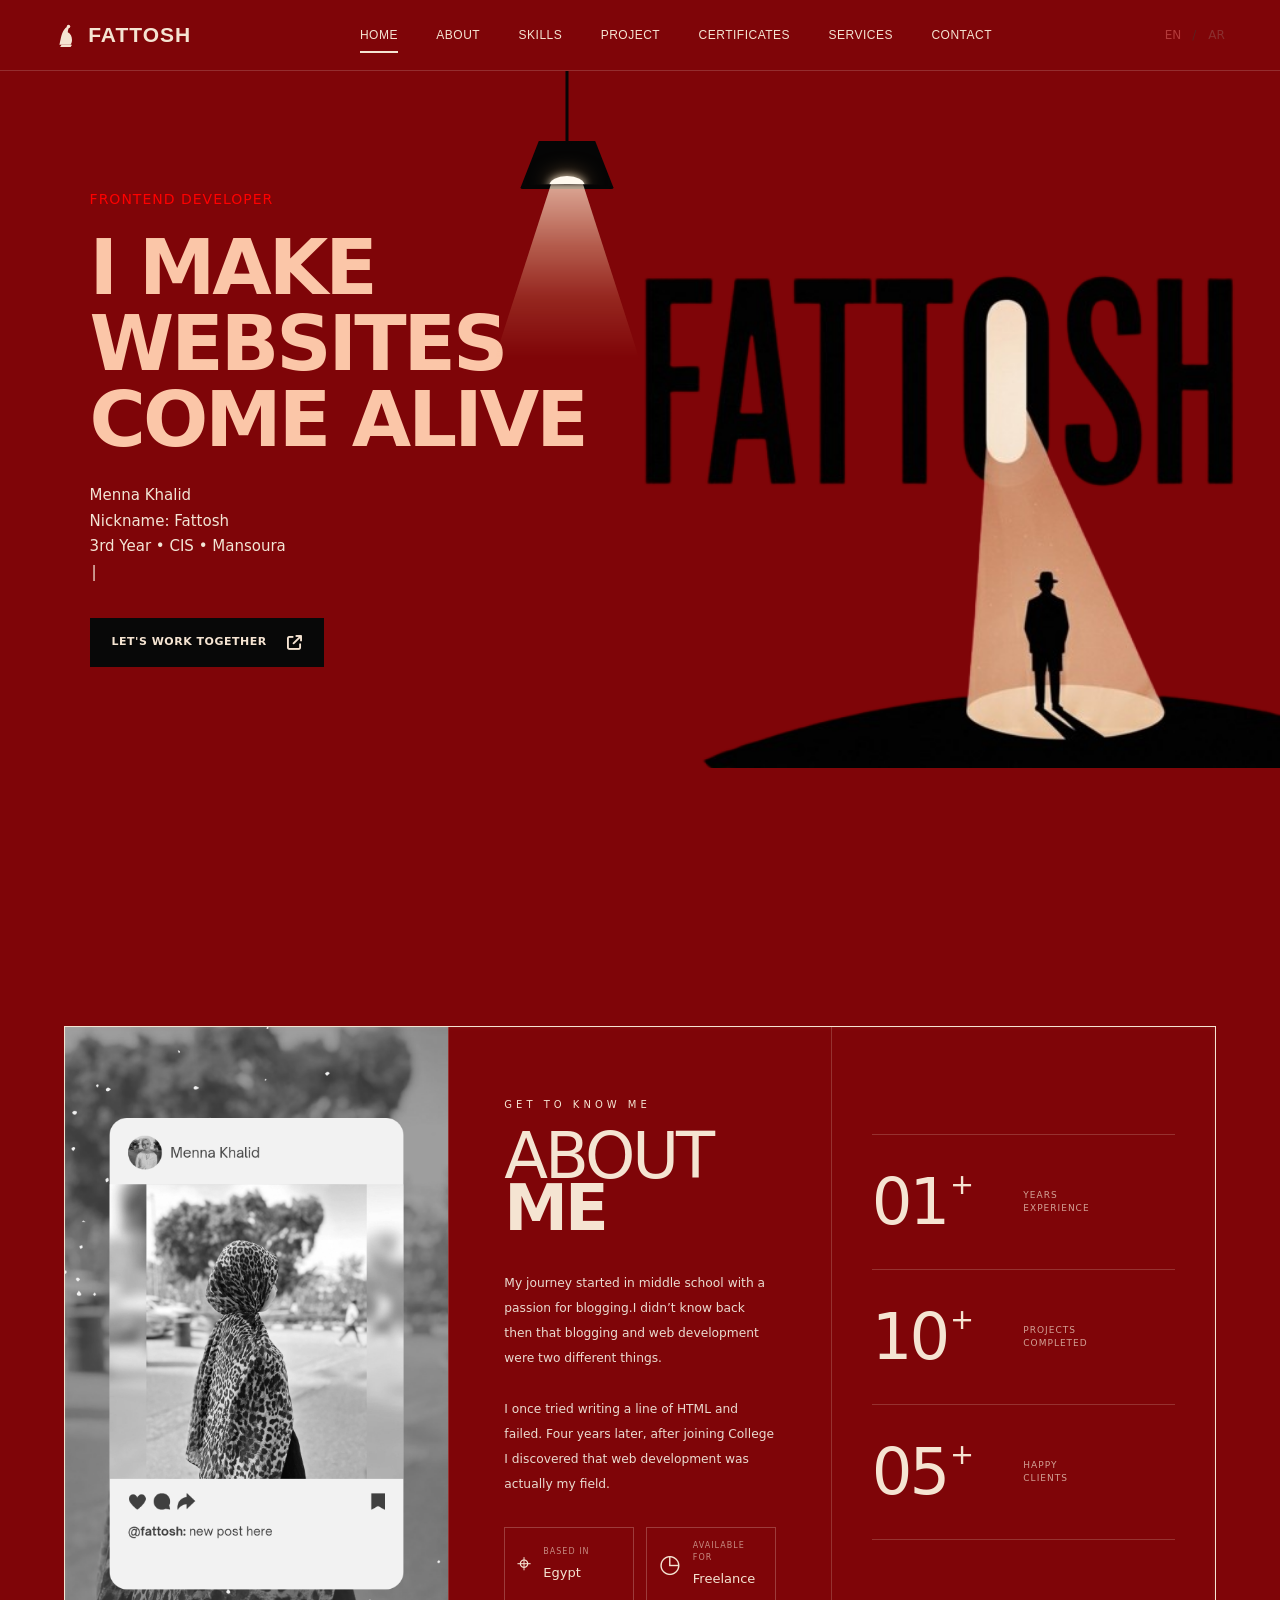
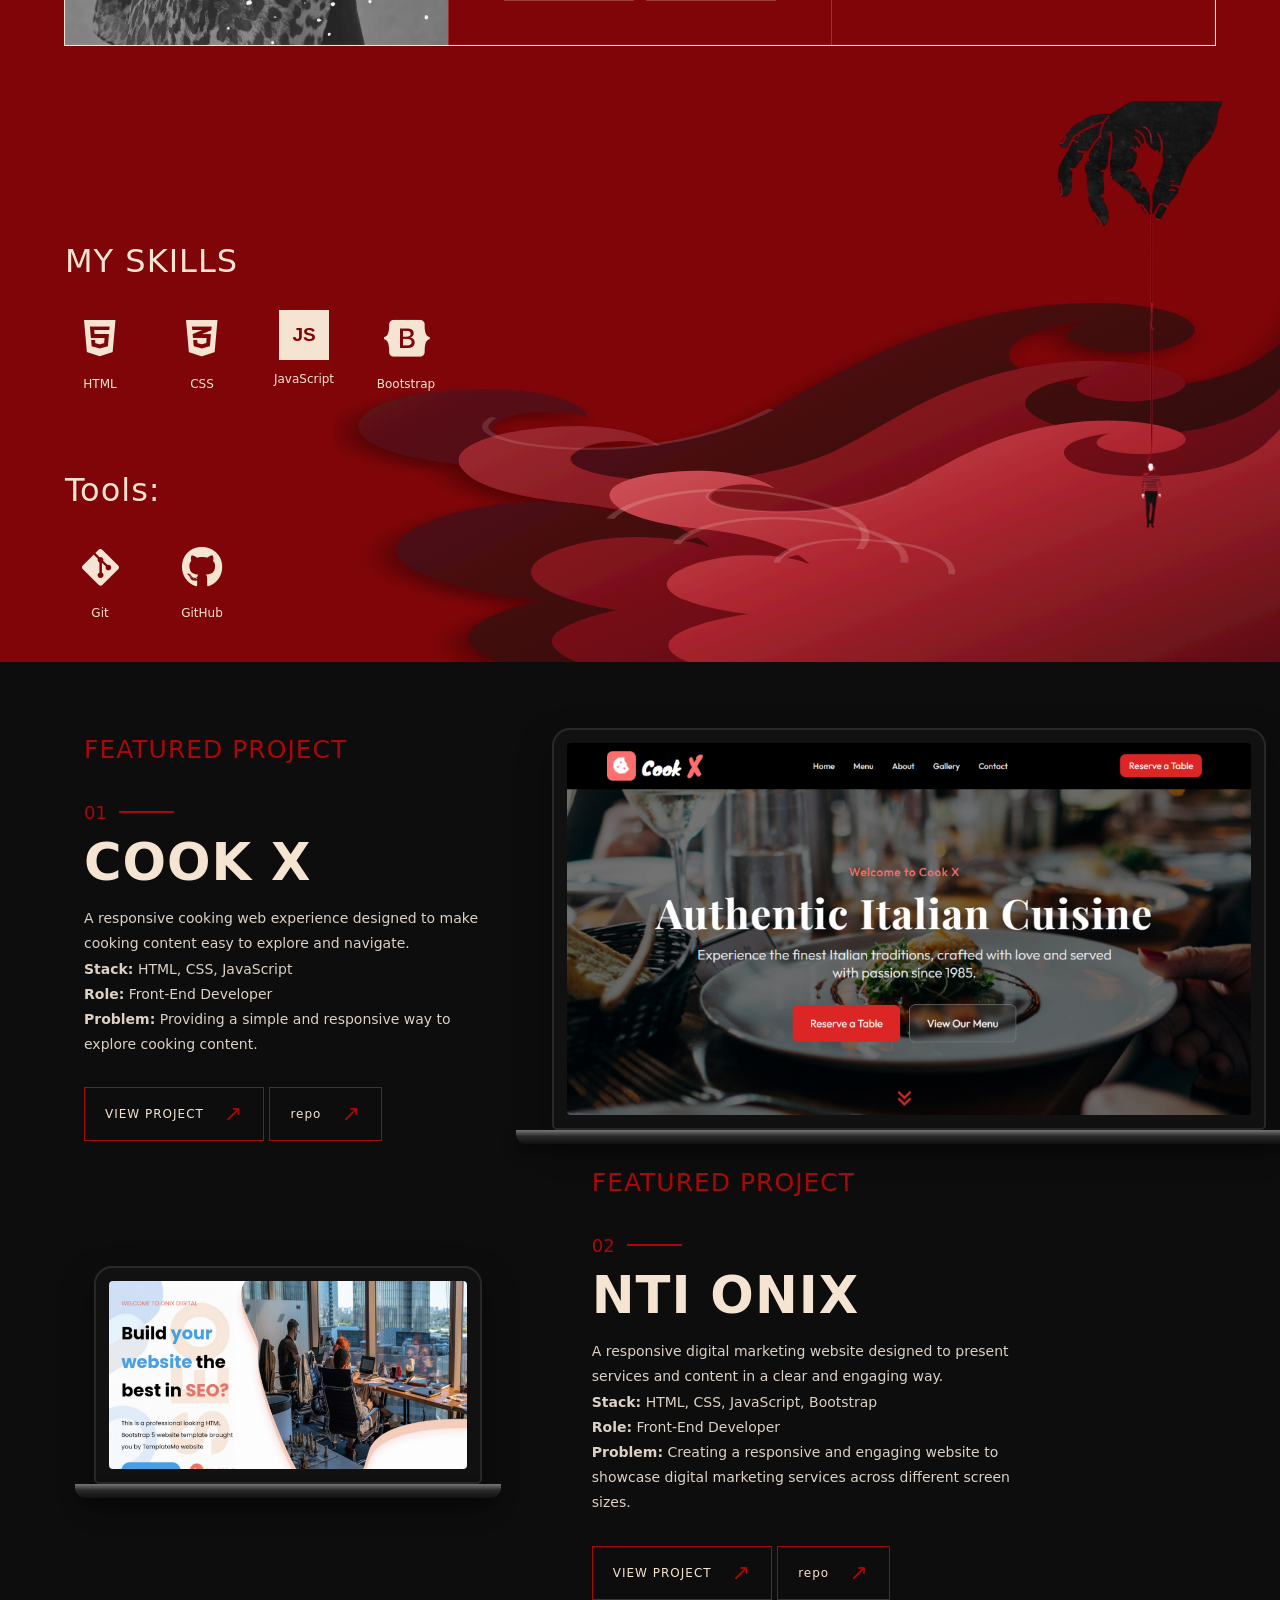
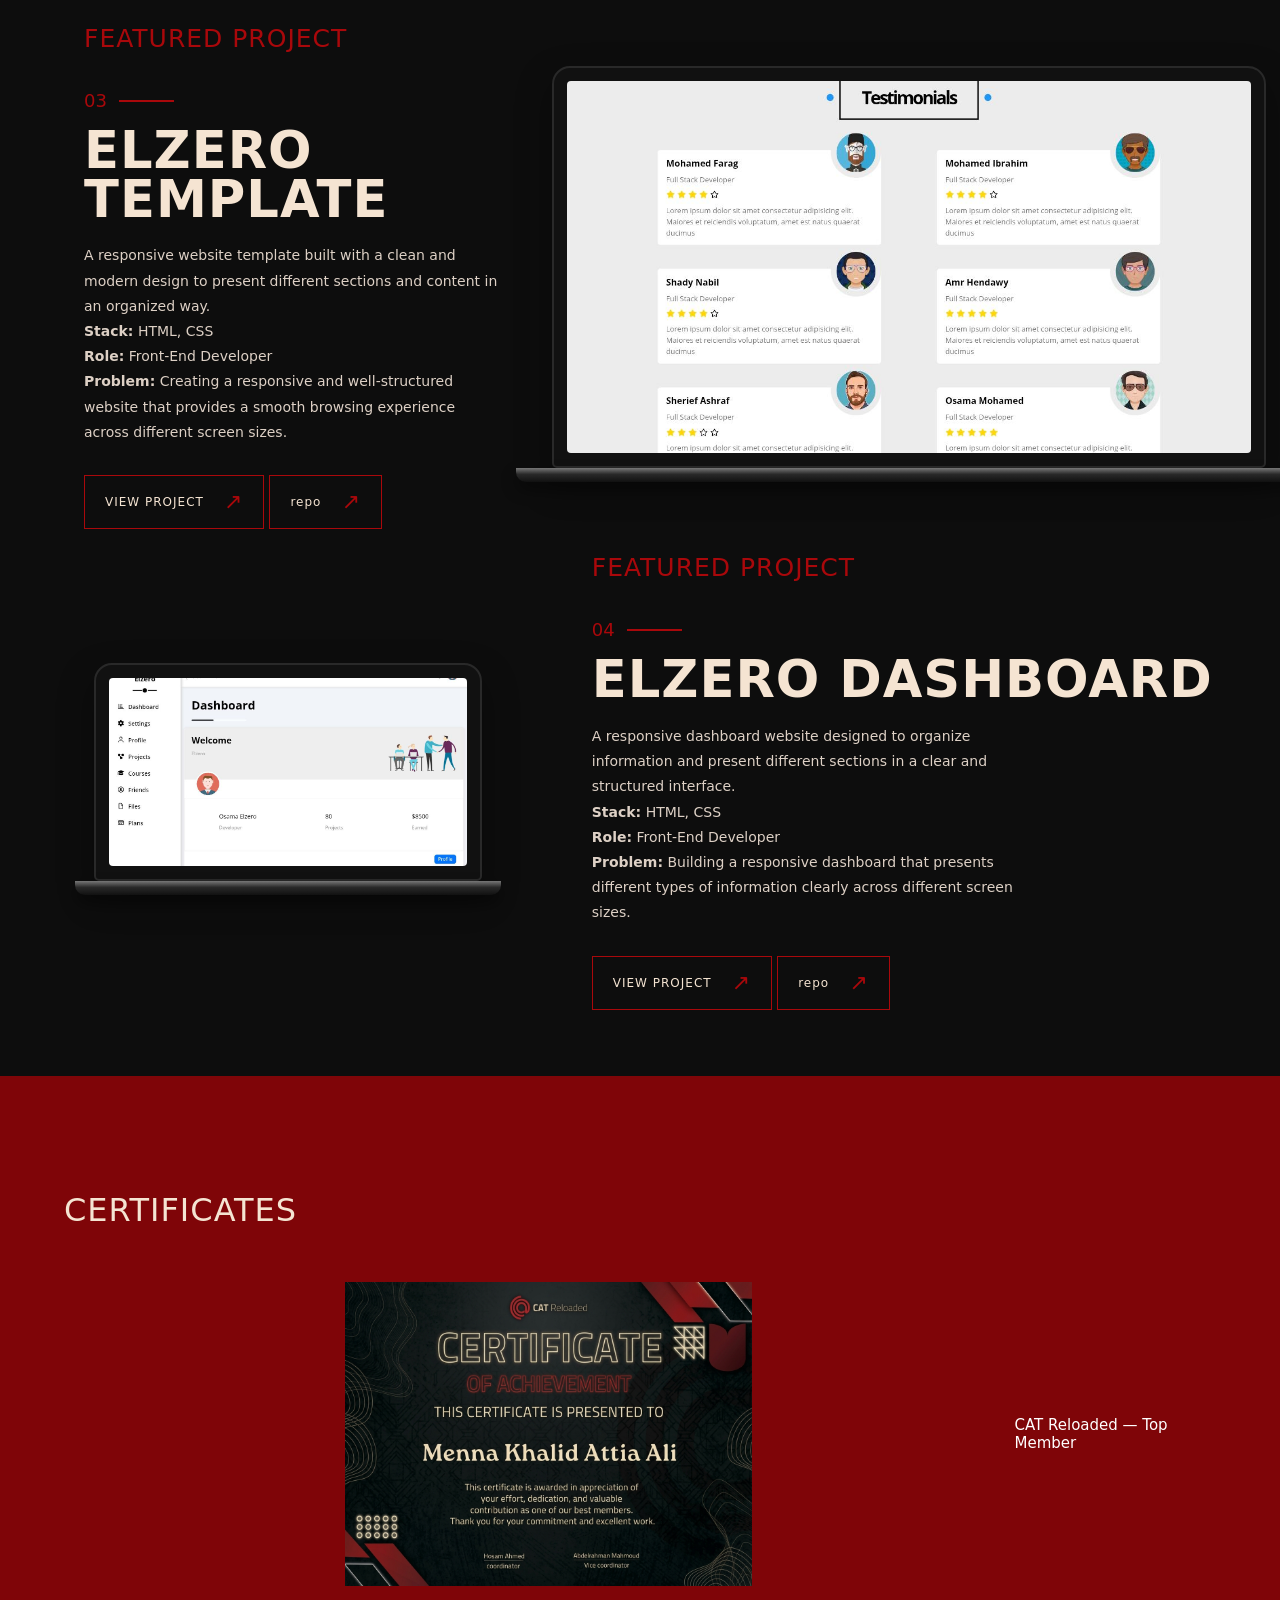
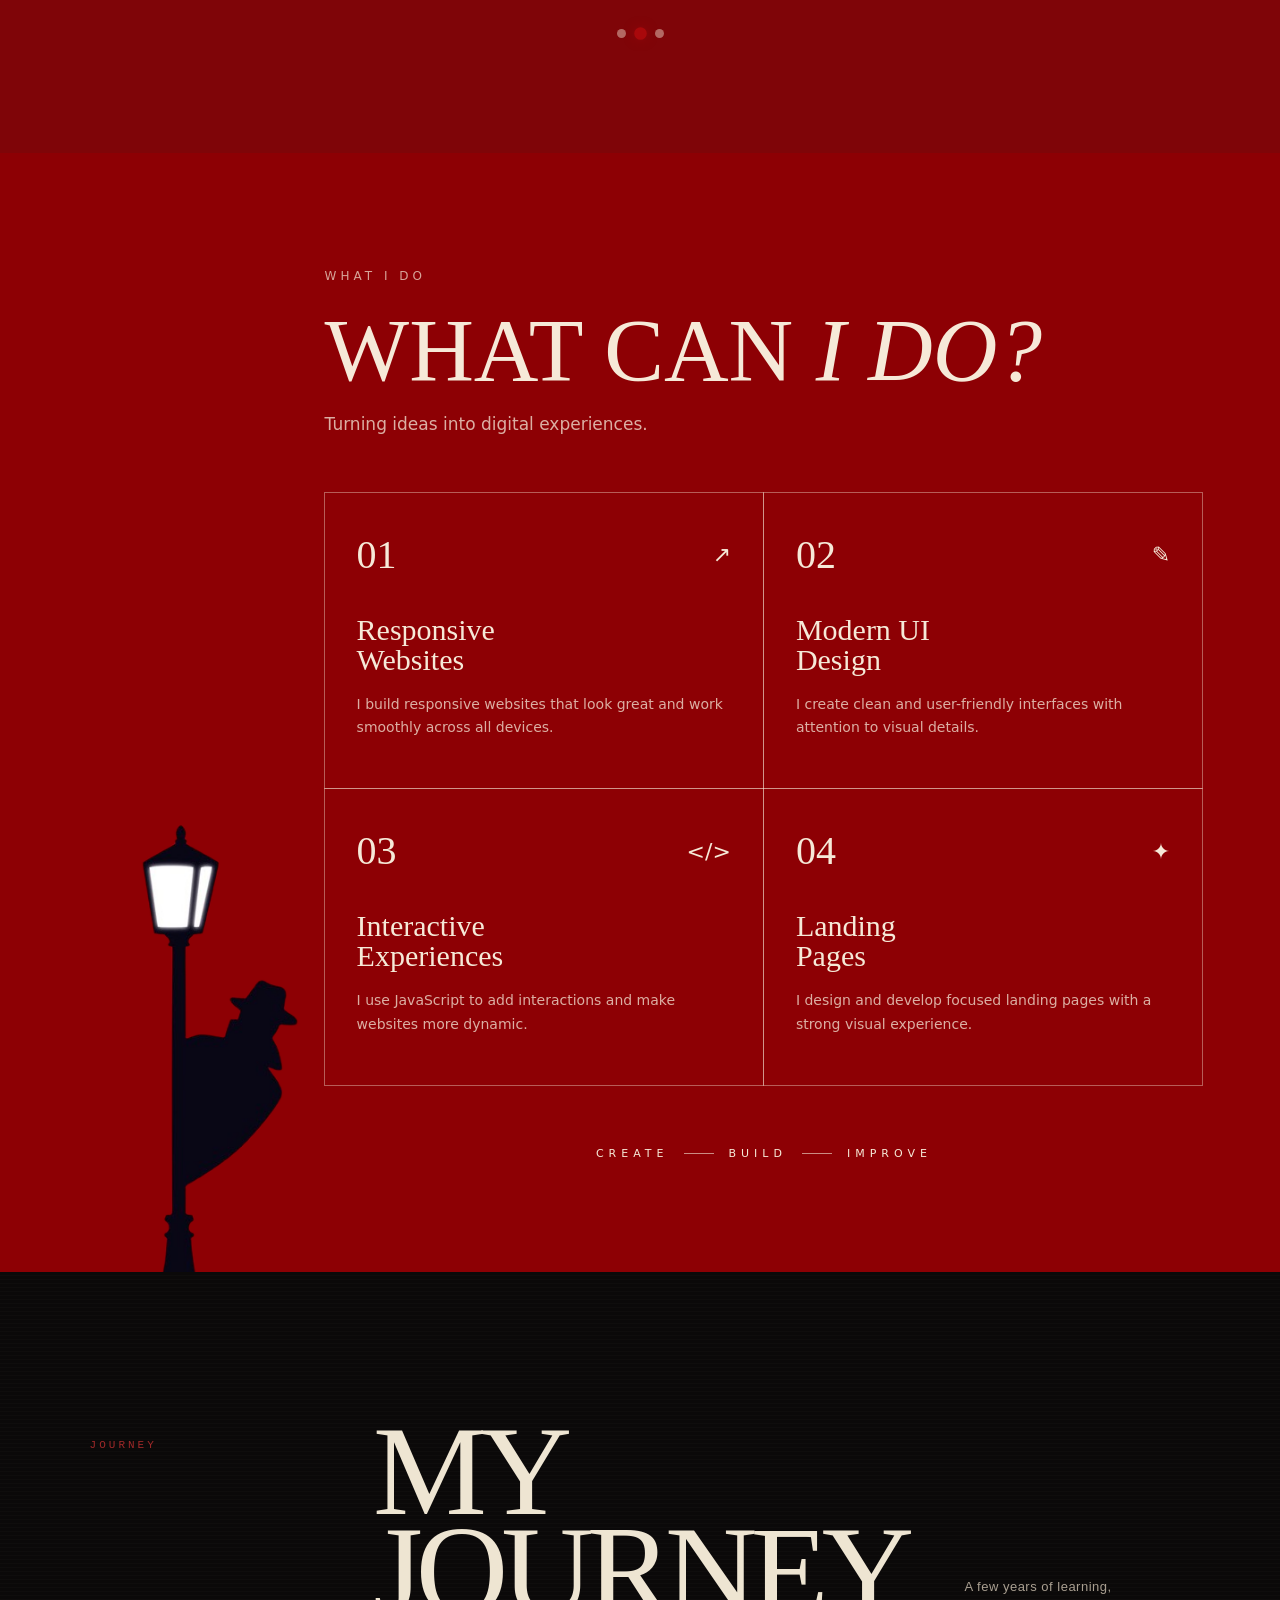
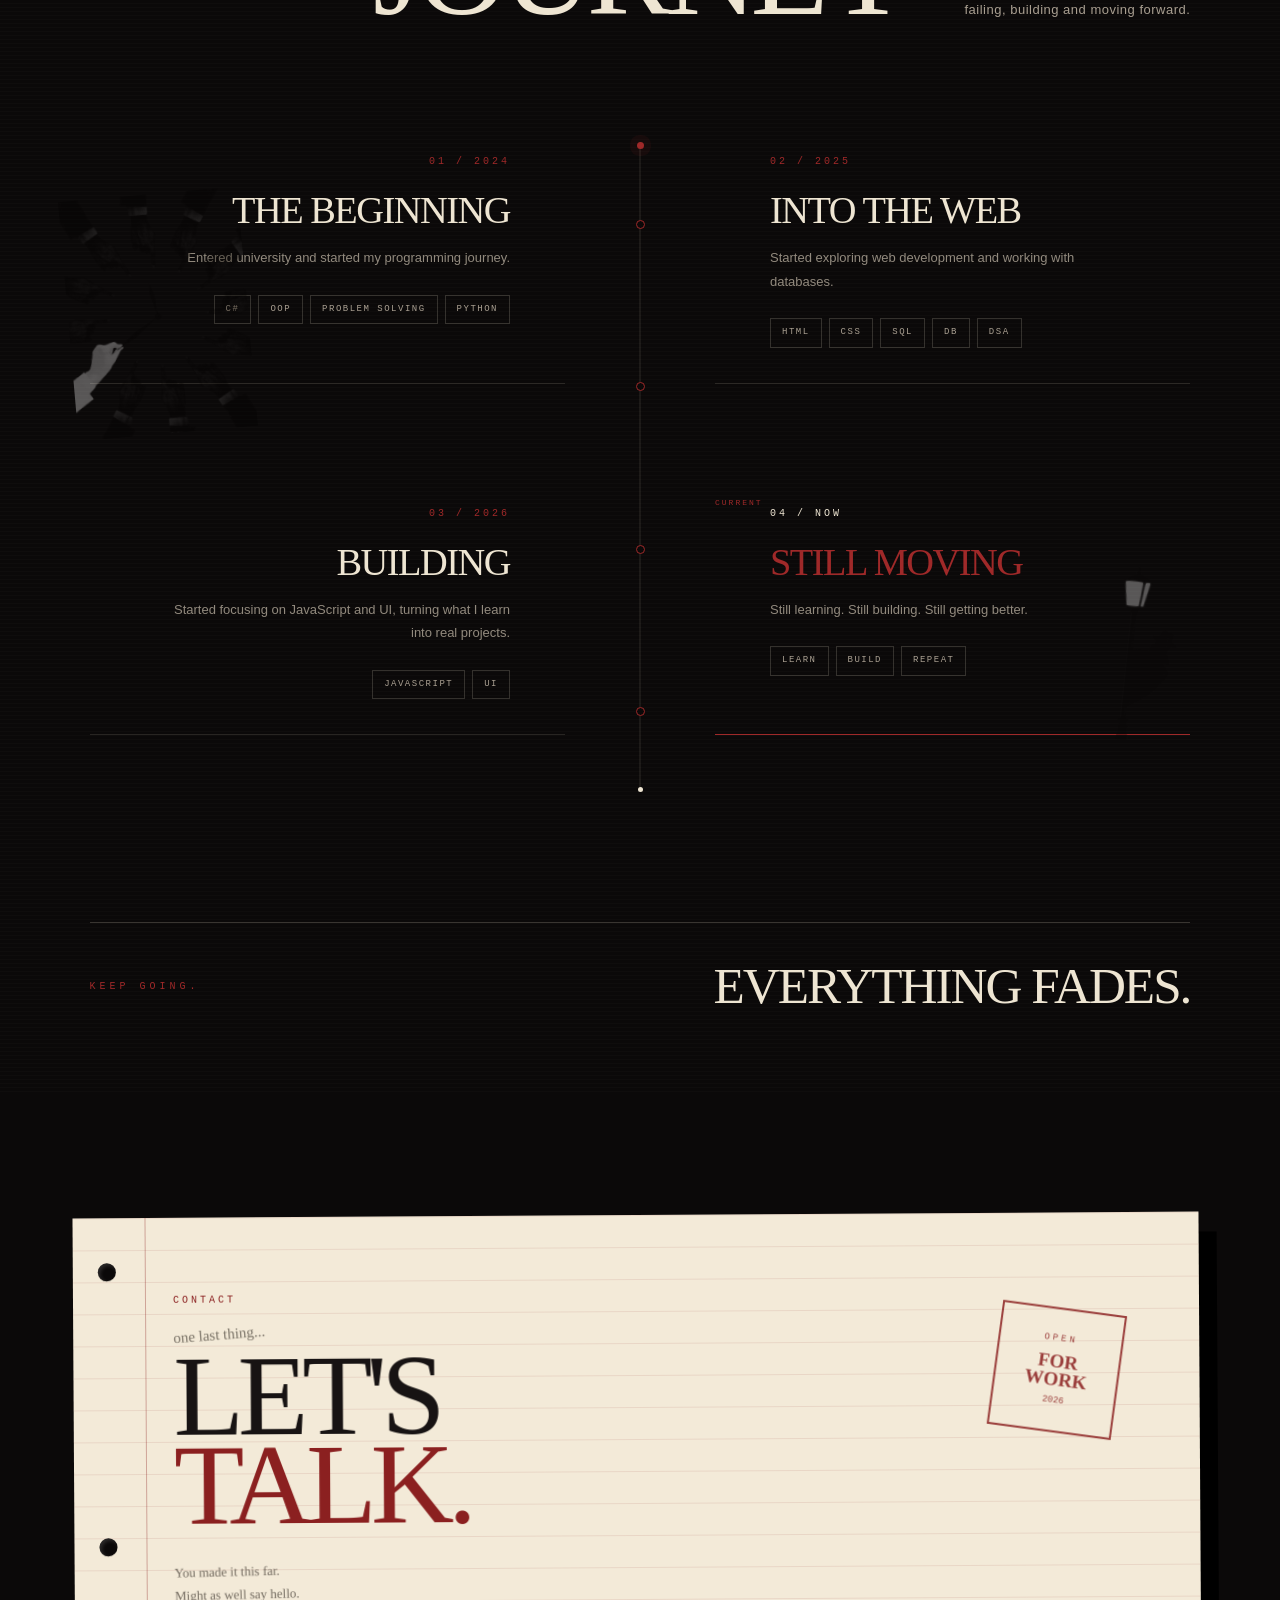
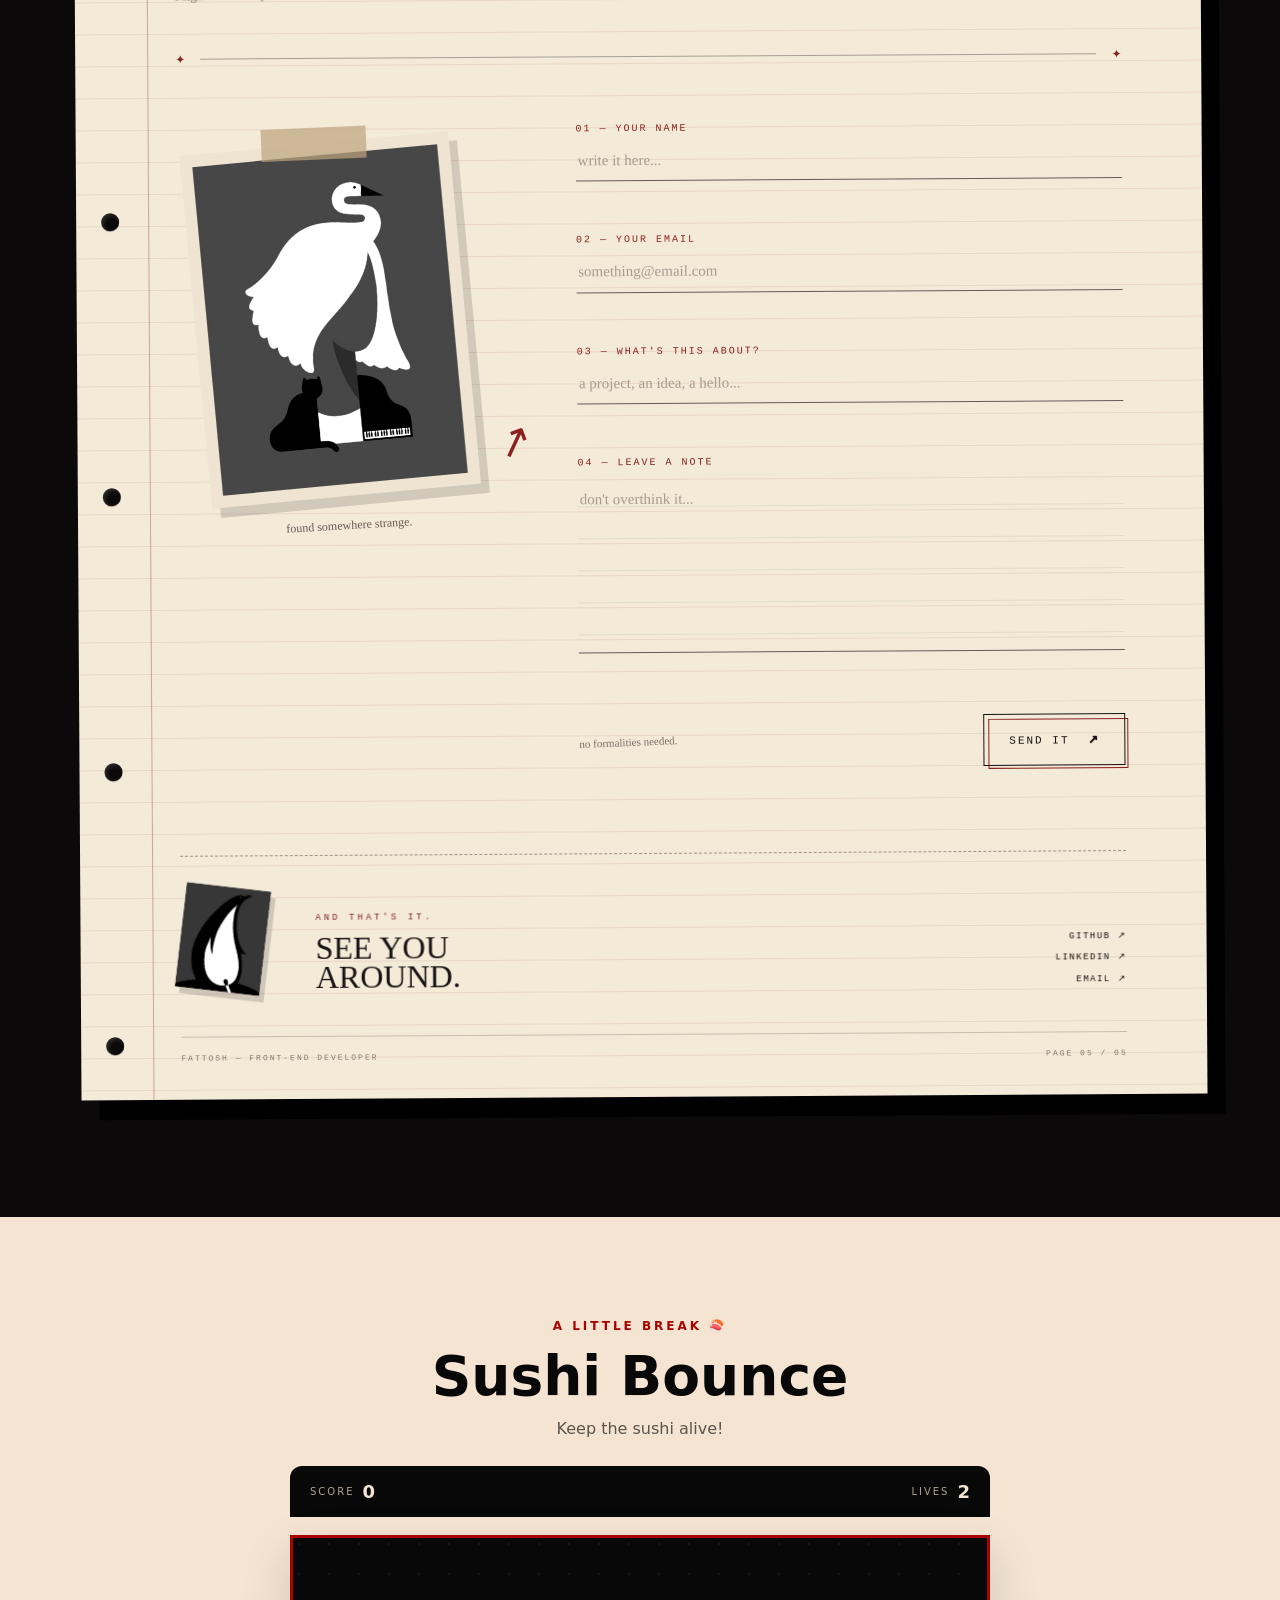
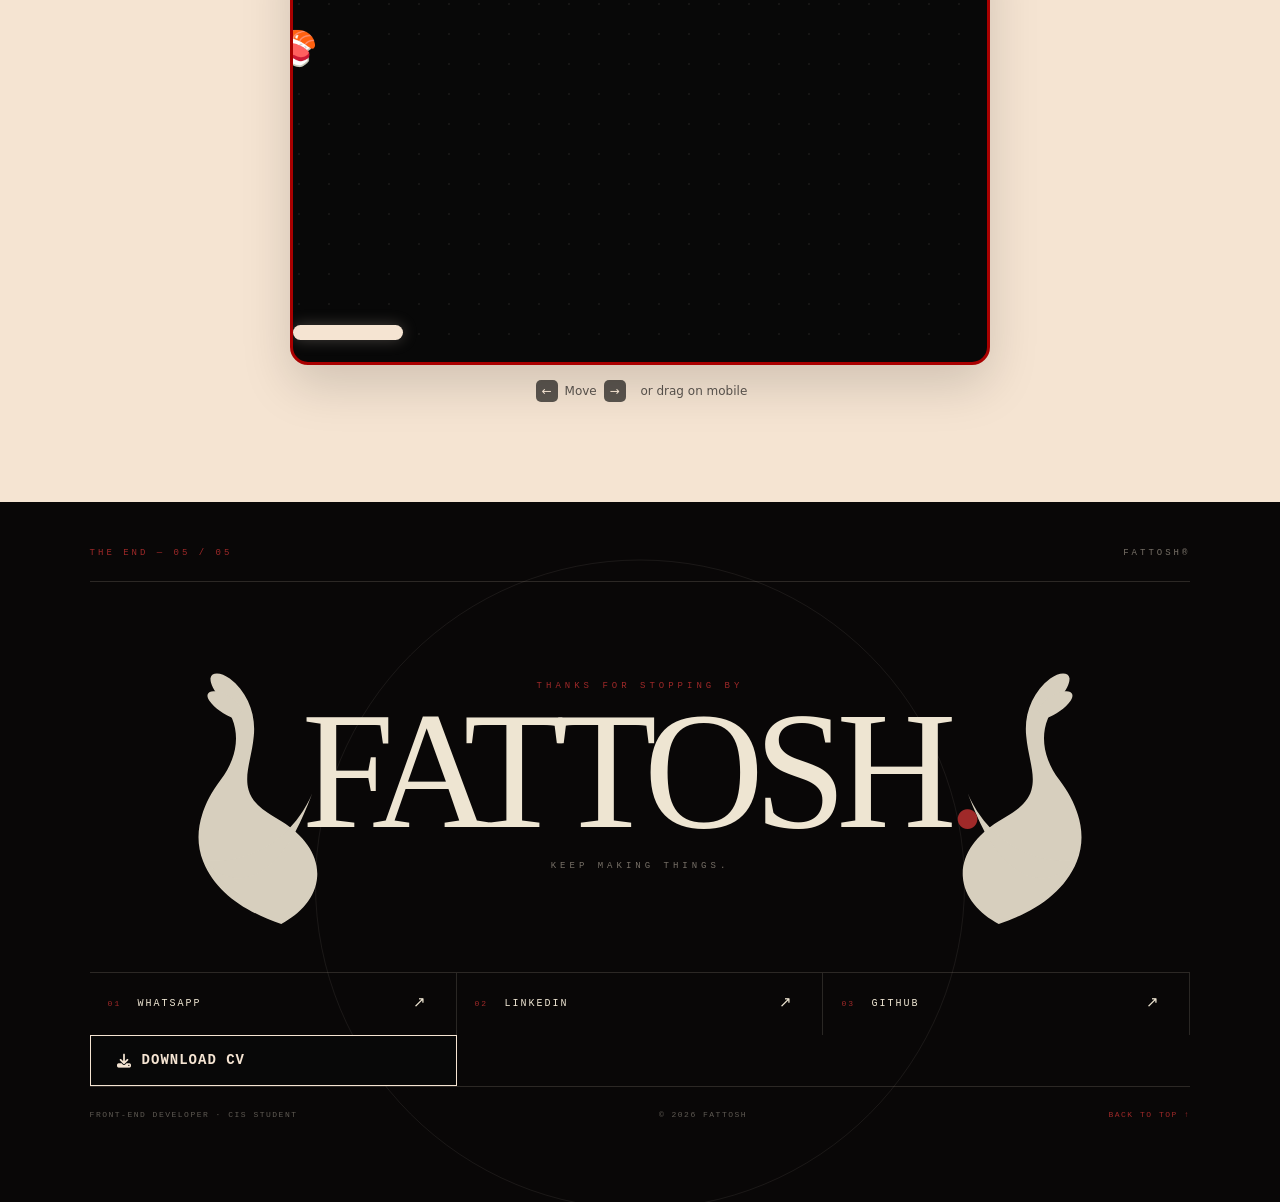
<file: index.html>
<!DOCTYPE html>
<html lang="en" class="notranslate">

<head>
    <meta charset="UTF-8">
    <meta name="viewport" content="width=device-width, initial-scale=1.0">

    <title>Menna Khalid | Front-End Web Developer</title>

    <meta
        name="description"
        content="Menna Khalid is a Front-End Web Developer specializing in HTML, CSS, JavaScript, responsive websites, and creative web projects."
    >

    <meta name="author" content="Menna Khalid">
    <meta name="robots" content="index, follow">

    <link
        rel="canonical"
        href="https://fattosh.vercel.app/"
    >

    <meta property="og:type" content="website">
    <meta property="og:title" content="Menna Khalid | Front-End Web Developer">
    <meta
        property="og:description"
        content="Explore Menna Khalid's portfolio, projects, skills, and web development journey."
    >
    <meta property="og:url" content="https://fattosh.vercel.app/">
    <meta
        property="og:image"
        content="https://fattosh.vercel.app/og-image.jpg"
    >
    <meta
        property="og:image:alt"
        content="Menna Khalid - Front-End Web Developer Portfolio"
    >
<meta property="og:image:type" content="image/jpg">
<meta property="og:image:width" content="1200">
<meta property="og:image:height" content="630">

<meta name="twitter:card" content="summary_large_image">
<meta name="twitter:image" content="https://fattosh.vercel.app/og-image.jpg">
    <link
        rel="icon"
        type="image/png"
        href="assets/images/favicon-removebg-preview.png"
    >

    <meta name="google" content="notranslate">

    <link rel="stylesheet" href="assets/css/bootstrap.min.css">
    <link rel="stylesheet" href="assets/css/style.css">

    <link
        rel="stylesheet"
        href="https://unpkg.com/aos@2.3.1/dist/aos.css"
    >

    <link
        rel="stylesheet"
        href="https://cdnjs.cloudflare.com/ajax/libs/font-awesome/6.7.2/css/all.min.css"
    >
</head>

<body>
    <!-- nav starting -->
    <header class="navbar">
        <div class="nav-container">

            
            <a href="#home" class="logo">
                <svg class="logo-icon" viewBox="0 0 40 40" aria-hidden="true">
        <path d="M12 34c2-7 2-15 7-22 2-3 5-5 8-5-2 3-3 6-3 9
                 4 2 6 6 6 11 0 3-1 5-2 7H12Z"/>
        <circle cx="25" cy="8" r="2.5"/>
        <path d="M15 34h15l-2 3H13l2-3Z"/>
      </svg>

                <span>FATTOSH</span>
            </a>

            
            <nav class="nav-links" id="navMenu">
                <a href="#home" class="active">HOME</a>
                <a href="#About">ABOUT</a>
                <a href="#skills">SKILLS</a>
                <a href="#project">PROJECT</a>
                
                <a href="#certificates">CERTIFICATES</a>
                <a href="#what-can-i-do">SERVICES</a>
                <a href="#contact">CONTACT</a>
                
            </nav>
            <div class="language-switcher" translate="no">
    <button id="lang-en" class="active">EN</button>
    <span>/</span>
    <button id="lang-ar">AR</button>
            </div>

            
            <button class="menu-btn" id="menuBtn" aria-label="Open menu">
      <span></span>
      <span></span>
      <span></span>
    </button>

        </div>
        
    </header>
    <section class="hero" id="home">

        <div class="hero-content">

            <span class="hero-label">
            FRONTEND DEVELOPER
        </span>
            <h1>
                I MAKE<br> WEBSITES
                <br>
                <span>COME ALIVE</span>
            </h1>


            <div class="hero-info">
                <span id="typing-text"></span>
                <span class="typing-cursor">|</span>
            </div>


            <a href="#contact" class="hero-btn">
                <span>LET'S WORK TOGETHER</span>

                <i class="fa-solid fa-arrow-up-right-from-square"></i>
            </a>

        </div>
        <div class="hero-lamp">
            <span class="lamp-cord"></span>

            <span class="lamp-shade">
        <span class="lamp-bulb"></span>
            </span>

            <span class="lamp-glow"></span>
        </div>
        <div class="hero-visual">
            <img src="assets/images/portifolio.png" data-aos="fade-left" data-aos-delay="50" alt="Fattosh">
        </div>


    </section><br><br> <br>
    <!-- nav end -->
    <!-- ABOUT SECTION START-->
    <div id="seperator">
    </div>
    <section class="fattosh-about" id="About">

        <!--  COLUMN 1  -->

        <div class="fattosh-about-box fattosh-flip" id="fattoshFlip">

            <div class="fattosh-flip-inner">

                <!-- FRONT -->
                <div class="fattosh-flip-side fattosh-front">

                    <img src="assets/images/fattosh.png" alt="Fattosh">

                    <div class="fattosh-click">
                        CLICK TO FLIP
                    </div>

                </div>


                
                <div class="fattosh-flip-side fattosh-back">

                    <div class="fattosh-back-content">

                        <p>YOU LOOKED.</p>

                        <h2>
                            STOP<br> STARING.
                        </h2>

                        <img src="assets/images/Clarence.png" style="width: 210px;" alt="">

                    </div>

                </div>

            </div>

        </div>



        <!-- COL2 -->

        <div class="fattosh-about-box fattosh-middle">

            <div class="fattosh-about-title">
<br>
                <span data-aos="fade-left" data-aos-delay="100">GET TO KNOW ME</span>

                <h2>
                    ABOUT<br>
                    <b>ME</b>
                </h2>

            </div>


            <p class="fattosh-about-text" data-aos="fade-up" data-aos-delay="600">
<small>
                My journey started in middle school with a passion for blogging.I didn’t know back then that blogging and web development were two different things.
            <br>  <br>  I once tried writing a line of HTML and failed.

Four years later, after joining College I discovered that web development was actually my field.</p>

        </small>
            <div class="fattosh-info-row">

                <div data-aos="fade-left" data-aos-delay="100" class="fattosh-info-box">

                    <span>⌖</span>

                    <div>
                        <small>BASED IN</small>
                        <strong>Egypt</strong>
                    </div>

                </div>


                <div data-aos="fade-right" data-aos-delay="400" class="fattosh-info-box">

                    <span>◷</span>

                    <div>
                        <small>AVAILABLE FOR</small>
                        <strong>Freelance</strong>
                    </div>

                </div>

            </div>

        </div>



        <!-- COl3 -->

        <div class="fattosh-about-box fattosh-stats">

            <div class="fattosh-stat">

                <div class="fattosh-number">
                    01<span>+</span>
                </div>

                <div class="fattosh-label">
                    YEARS<br> EXPERIENCE
                </div>

            </div>


            <div class="fattosh-stat">

                <div class="fattosh-number">
                    10<span>+</span>
                </div>

                <div class="fattosh-label">
                    PROJECTS<br> COMPLETED
                </div>

            </div>


            <div class="fattosh-stat">

                <div class="fattosh-number">
                    05<span>+</span>
                </div>

                <div class="fattosh-label">
                    HAPPY<br> CLIENTS
                </div>

            </div>

        </div>

    </section>
    <!-- end of about section -->
    <!-- start of skills section -->
    <section class="skills-section" id="skills">

        <!-- LEFT  -->
        <div class="skills-content" >

            <h2 class="skills-title" data-aos="fade-right">
                MY SKILLS
            </h2>

            <div class="skills-list">

                <div class="skill" data-aos="fade-up" data-aos-delay="50">
                    <div class="skill-icon">
                        <i class="fa-brands fa-html5"></i>
                    </div>
                    <span>HTML</span>
                </div>

                <div class="skill" data-aos="fade-up" data-aos-delay="100">
                    <div class="skill-icon">
                        <i class="fa-brands fa-css3-alt"></i>
                    </div>
                    <span>CSS</span>
                </div>

                <div class="skill" data-aos="fade-up" data-aos-delay="150">
                    <div class="skill-icon js-icon">
                        JS
                    </div>
                    <span>JavaScript</span>
                </div>

                <div class="skill" data-aos="fade-up" data-aos-delay="200">
                    <div class="skill-icon">
                        <i class="fa-brands fa-bootstrap"></i>
                    </div>
                    <span>Bootstrap</span>
                </div>
              
            </div>

        </div>


        <!-- RIGHT -->
        <div class="skills-art" data-aos="fade-left">

            <img src="assets/images/manw.png" alt="">

        </div>
    </section>
    <section class="tools-section">

    <div class="tools-content">

        <h6 class="tools-title" data-aos="fade-right">
            Tools:
        </h6>

        <div class="tools-list">

            <div class="tool" data-aos="fade-up" data-aos-delay="100">
                <div class="tool-icon">
                    <i class="fa-brands fa-git-alt"></i>
                </div>
                <span>Git</span>
            </div>

            <div class="tool" data-aos="fade-up" data-aos-delay="200">
                <div class="tool-icon">
                    <i class="fa-brands fa-github"></i>
                </div>
                <span>GitHub</span>
            </div>

        </div>

    </div>
<div class="tools-water"></div>
    </section>
    
<!-- end of skills section -->
    <!-- starting of project section -->
    <section class="featured-project" id="project">

        <!-- LEFT CONTENT -->
        <div class="project-info" data-aos="fade-right">

            <span class="project-label">
            FEATURED PROJECT
        </span>

            <div class="project-number">
                01 <span></span>
            </div>

            <h2>COOK X</h2>

            <p>
    A responsive cooking web experience designed to make cooking content easy to explore and navigate.
    <br>
    <strong>Stack:</strong> HTML, CSS, JavaScript
    <br>
    <strong>Role:</strong> Front-End Developer
    <br>
    <strong>Problem:</strong> Providing a simple and responsive way to explore cooking content.
            </p>

            <a href="https://cook-x-nti.vercel.app/" class="project-btn">
            VIEW PROJECT
            <span>↗</span>
        </a>
             <a href="https://github.com/GeorgeSamy1666/cookX.git" class="project-btn">
            repo
            <span>↗</span>
             </a>

        </div>


        <!-- RIGHT  -->
        <div class="project-preview" data-aos="fade-left">

            <div class="laptop">

                <div class="laptop-screen">


                    <img src="assets/images/project.png" alt="Cook X Project">

                </div>

                <div class="laptop-bottom"></div>

            </div>

        </div>
        
    
                
      <div class="mobile-separator">

  <svg
    xmlns="http://www.w3.org/2000/svg"
    viewBox="0 0 400 700"
    class="plug-svg"
  >

    <defs>

      <linearGradient id="whiteBody" x1="0" y1="0" x2="1" y2="1">
        <stop offset="0%" stop-color="#ffffff"/>
        <stop offset="45%" stop-color="#eeeeee"/>
        <stop offset="100%" stop-color="#cfcfcf"/>
      </linearGradient>

      <linearGradient id="metal" x1="0" y1="0" x2="1" y2="0">
        <stop offset="0%" stop-color="#777777"/>
        <stop offset="25%" stop-color="#ffffff"/>
        <stop offset="50%" stop-color="#f5f5f5"/>
        <stop offset="75%" stop-color="#b8b8b8"/>
        <stop offset="100%" stop-color="#666666"/>
      </linearGradient>

      <linearGradient id="cable" x1="0" y1="0" x2="1" y2="0">
        <stop offset="0%" stop-color="#ffffff"/>
        <stop offset="50%" stop-color="#eeeeee"/>
        <stop offset="100%" stop-color="#ffffff"/>
      </linearGradient>

      <filter id="redGlow" x="-100%" y="-100%" width="300%" height="300%">
        <feGaussianBlur stdDeviation="9" result="blur"/>
        <feFlood flood-color="#a9080b" flood-opacity=".8"/>
        <feComposite in2="blur" operator="in"/>
        <feMerge>
          <feMergeNode/>
          <feMergeNode in="SourceGraphic"/>
        </feMerge>
      </filter>

      
    </defs>

    <filter id="redGlow" x="-30%" y="-30%" width="160%" height="160%">
  <feGaussianBlur stdDeviation="5" result="blur"/>
  <feFlood flood-color="#a9080b" flood-opacity=".75"/>
  <feComposite in2="blur" operator="in"/>
  <feMerge>
    <feMergeNode/>
    <feMergeNode in="SourceGraphic"/>
  </feMerge>
    </filter>

    <path
      d="M200 0 C200 55 170 80 174 125 C178 170 225 178 225 215"
      fill="none"
      stroke="#ffffff"
      stroke-width="20"
      stroke-linecap="round"
    />

    <path
      d="M200 0 C200 55 170 80 174 125 C178 170 225 178 225 215"
      fill="none"
      stroke="#e8e8e8"
      stroke-width="11"
      stroke-linecap="round"
    />

    <g filter="url(#redGlow)">

      <rect
        x="90"
        y="170"
        width="220"
        height="155"
        rx="32"
        fill="#f8f8f8"
        stroke="#999"
        stroke-width="5"
      />

      <rect
        x="98"
        y="178"
        width="204"
        height="139"
        rx="26"
        fill="url(#whiteBody)"
      />

      <rect
        x="137"
        y="215"
        width="30"
        height="70"
        rx="15"
        fill="#090909"
      />

      <rect
        x="233"
        y="215"
        width="30"
        height="70"
        rx="15"
        fill="#090909"
      />

      <circle cx="152" cy="250" r="6" fill="#d20b12"/>
      <circle cx="248" cy="250" r="6" fill="#d20b12"/>

    </g>

    <g filter="url(#redGlow)">

      <rect
        x="145"
        y="395"
        width="28"
        height="82"
        rx="13"
        fill="url(#metal)"
      />

      <rect
        x="151"
        y="402"
        width="6"
        height="65"
        rx="3"
        fill="#ffffff"
        opacity=".85"
      />

      <rect
        x="227"
        y="395"
        width="28"
        height="82"
        rx="13"
        fill="url(#metal)"
      />

      <rect
        x="233"
        y="402"
        width="6"
        height="65"
        rx="3"
        fill="#ffffff"
        opacity=".85"
      />

    </g>

    <g filter="url(#redGlow)">

      <path
        d="M125 455 Q125 435 145 435 L255 435 Q275 435 275 455 L275 555 Q275 585 250 600 L150 600 Q125 585 125 555 Z"
        fill="url(#whiteBody)"
        stroke="#aaa"
        stroke-width="4"
      />

      <path
        d="M140 460 Q140 450 153 450 L247 450 Q260 450 260 460 L260 540 Q260 560 245 570 L155 570 Q140 560 140 540 Z"
        fill="#f4f4f4"
        opacity=".8"
      />

      <path
        d="M145 525 Q200 540 255 525"
        fill="none"
        stroke="#c4c4c4"
        stroke-width="5"
      />

      <path
        d="M148 540 Q200 555 252 540"
        fill="none"
        stroke="#c4c4c4"
        stroke-width="4"
      />

      <path
        d="M153 555 Q200 567 247 555"
        fill="none"
        stroke="#b8b8b8"
        stroke-width="3"
      />

    </g>

    <path
      d="M200 595 C200 635 160 650 165 675 C170 690 190 695 200 700"
      fill="none"
      stroke="#ffffff"
      stroke-width="20"
      stroke-linecap="round"
    />

    <path
      d="M200 595 C200 635 160 650 165 675 C170 690 190 695 200 700"
      fill="none"
      stroke="#e8e8e8"
      stroke-width="11"
      stroke-linecap="round"
    />

  </svg>

      </div>
        
        <!-- LEFT CONTENT -->
        <div class="project-preview" data-aos="fade-left">

    <div class="laptop">

        <div class="laptop-screen">

            <img src="assets/images/onix-project.png" alt="NTI Onix Project">

        </div>

        <div class="laptop-bottom"></div>

    </div>

        </div>



<!-- RIGHT -->
        <div class="project-info" data-aos="fade-right">

    <span class="project-label">
        FEATURED PROJECT
    </span>

    <div class="project-number">
        02 <span></span>
    </div>

    <h2>NTI ONIX</h2>

    <p>
        A responsive digital marketing website designed to present services and content in a clear and engaging way.
        <br>
        <strong>Stack:</strong> HTML, CSS, JavaScript, Bootstrap
        <br>
        <strong>Role:</strong> Front-End Developer
        <br>
        <strong>Problem:</strong> Creating a responsive and engaging website to showcase digital marketing services across different screen sizes.
    </p>

    <a href="https://ntionix.vercel.app/" class="project-btn">
        VIEW PROJECT
        <span>↗</span>
    </a>
<a href="https://github.com/fattosha/NTI_B3-WEB-DESIGN-Menna-Khalid-attia-Ali/tree/main/projects%20/project1" class="project-btn">
            repo
            <span>↗</span>
</a>
        </div>

        <div class="project-info" data-aos="fade-right">

            <span class="project-label">
            FEATURED PROJECT
        </span>

            <div class="project-number">
        03 <span></span>
    </div>

    <h2>ELZERO TEMPLATE</h2>

    <p>
        A responsive website template built with a clean and modern design to present different sections and content in an organized way.
        <br>
        <strong>Stack:</strong> HTML, CSS
        <br>
        <strong>Role:</strong> Front-End Developer
        <br>
        <strong>Problem:</strong> Creating a responsive and well-structured website that provides a smooth browsing experience across different screen sizes.
    </p>

    <a href="https://fattosha.github.io/template3elzero/" class="project-btn">
        VIEW PROJECT
        <span>↗</span>
    </a>
            <a href="https://github.com/fattosha/template3elzero.git" class="project-btn">
            repo
            <span>↗</span>
    </a>

        </div>


        <!-- RIGHT  -->
        <div class="project-preview" data-aos="fade-left">

            <div class="laptop">

                <div class="laptop-screen">


                    <img src="assets/images/temp3.jpg" alt="template 4">

                </div>

                <div class="laptop-bottom"></div>

            </div>

        </div>
        
    
                
      <div class="mobile-separator">

  <svg
    xmlns="http://www.w3.org/2000/svg"
    viewBox="0 0 400 700"
    class="plug-svg"
  >

    <defs>

      <linearGradient id="whiteBody" x1="0" y1="0" x2="1" y2="1">
        <stop offset="0%" stop-color="#ffffff"/>
        <stop offset="45%" stop-color="#eeeeee"/>
        <stop offset="100%" stop-color="#cfcfcf"/>
      </linearGradient>

      <linearGradient id="metal" x1="0" y1="0" x2="1" y2="0">
        <stop offset="0%" stop-color="#777777"/>
        <stop offset="25%" stop-color="#ffffff"/>
        <stop offset="50%" stop-color="#f5f5f5"/>
        <stop offset="75%" stop-color="#b8b8b8"/>
        <stop offset="100%" stop-color="#666666"/>
      </linearGradient>

      <linearGradient id="cable" x1="0" y1="0" x2="1" y2="0">
        <stop offset="0%" stop-color="#ffffff"/>
        <stop offset="50%" stop-color="#eeeeee"/>
        <stop offset="100%" stop-color="#ffffff"/>
      </linearGradient>

      <filter id="redGlow" x="-100%" y="-100%" width="300%" height="300%">
        <feGaussianBlur stdDeviation="9" result="blur"/>
        <feFlood flood-color="#a9080b" flood-opacity=".8"/>
        <feComposite in2="blur" operator="in"/>
        <feMerge>
          <feMergeNode/>
          <feMergeNode in="SourceGraphic"/>
        </feMerge>
      </filter>

      
    </defs>

    <filter id="redGlow" x="-30%" y="-30%" width="160%" height="160%">
  <feGaussianBlur stdDeviation="5" result="blur"/>
  <feFlood flood-color="#a9080b" flood-opacity=".75"/>
  <feComposite in2="blur" operator="in"/>
  <feMerge>
    <feMergeNode/>
    <feMergeNode in="SourceGraphic"/>
  </feMerge>
    </filter>

    <path
      d="M200 0 C200 55 170 80 174 125 C178 170 225 178 225 215"
      fill="none"
      stroke="#ffffff"
      stroke-width="20"
      stroke-linecap="round"
    />

    <path
      d="M200 0 C200 55 170 80 174 125 C178 170 225 178 225 215"
      fill="none"
      stroke="#e8e8e8"
      stroke-width="11"
      stroke-linecap="round"
    />

    <g filter="url(#redGlow)">

      <rect
        x="90"
        y="170"
        width="220"
        height="155"
        rx="32"
        fill="#f8f8f8"
        stroke="#999"
        stroke-width="5"
      />

      <rect
        x="98"
        y="178"
        width="204"
        height="139"
        rx="26"
        fill="url(#whiteBody)"
      />

      <rect
        x="137"
        y="215"
        width="30"
        height="70"
        rx="15"
        fill="#090909"
      />

      <rect
        x="233"
        y="215"
        width="30"
        height="70"
        rx="15"
        fill="#090909"
      />

      <circle cx="152" cy="250" r="6" fill="#d20b12"/>
      <circle cx="248" cy="250" r="6" fill="#d20b12"/>

    </g>

    <g filter="url(#redGlow)">

      <rect
        x="145"
        y="395"
        width="28"
        height="82"
        rx="13"
        fill="url(#metal)"
      />

      <rect
        x="151"
        y="402"
        width="6"
        height="65"
        rx="3"
        fill="#ffffff"
        opacity=".85"
      />

      <rect
        x="227"
        y="395"
        width="28"
        height="82"
        rx="13"
        fill="url(#metal)"
      />

      <rect
        x="233"
        y="402"
        width="6"
        height="65"
        rx="3"
        fill="#ffffff"
        opacity=".85"
      />

    </g>

    <g filter="url(#redGlow)">

      <path
        d="M125 455 Q125 435 145 435 L255 435 Q275 435 275 455 L275 555 Q275 585 250 600 L150 600 Q125 585 125 555 Z"
        fill="url(#whiteBody)"
        stroke="#aaa"
        stroke-width="4"
      />

      <path
        d="M140 460 Q140 450 153 450 L247 450 Q260 450 260 460 L260 540 Q260 560 245 570 L155 570 Q140 560 140 540 Z"
        fill="#f4f4f4"
        opacity=".8"
      />

      <path
        d="M145 525 Q200 540 255 525"
        fill="none"
        stroke="#c4c4c4"
        stroke-width="5"
      />

      <path
        d="M148 540 Q200 555 252 540"
        fill="none"
        stroke="#c4c4c4"
        stroke-width="4"
      />

      <path
        d="M153 555 Q200 567 247 555"
        fill="none"
        stroke="#b8b8b8"
        stroke-width="3"
      />

    </g>

    <path
      d="M200 595 C200 635 160 650 165 675 C170 690 190 695 200 700"
      fill="none"
      stroke="#ffffff"
      stroke-width="20"
      stroke-linecap="round"
    />

    <path
      d="M200 595 C200 635 160 650 165 675 C170 690 190 695 200 700"
      fill="none"
      stroke="#e8e8e8"
      stroke-width="11"
      stroke-linecap="round"
    />

  </svg>

      </div>
        
        <!-- LEFT CONTENT -->
        <div class="project-preview p4" data-aos="fade-left">

    <div class="laptop">

        <div class="laptop-screen">

            <img src="assets/images/temp4.jpg" alt="NTI Onix Project">

        </div>

        <div class="laptop-bottom"></div>

    </div>

        </div>



<!-- RIGHT -->
        <div class="project-info i4" data-aos="fade-right">

    <span class="project-label">
        FEATURED PROJECT
    </span>

    <div class="project-number">
        04 <span></span>
    </div>

    <h2>ELZERO DASHBOARD</h2>

    <p>
        A responsive dashboard website designed to organize information and present different sections in a clear and structured interface.
        <br>
        <strong>Stack:</strong> HTML, CSS
        <br>
        <strong>Role:</strong> Front-End Developer
        <br>
        <strong>Problem:</strong> Building a responsive dashboard that presents different types of information clearly across different screen sizes.
    </p>

    <a href="https://fattosha.github.io/TEMPLATE-4-/" class="project-btn">
        VIEW PROJECT
        <span>↗</span>
    </a>
            <a href="https://github.com/fattosha/TEMPLATE-4-.git" class="project-btn">
            repo
            <span>↗</span>
            </a>

        </div>

        


    </section><!-- end of peroject section -->
    <!-- start of certificates  section -->
    <section id="certificates" class="certificates-section" translate="no">

        <div class="certificates-header">

            <h2>CERTIFICATES</h2>

            

        </div>


        <div class="certificates-slider">

            <div class="certificates-track">

                <div class="certificate-card">
                    
                    <img src="assets/images/nti.jpg" alt="NTI Certificate"><br>
                    <p style="font-size:15px; margin:3px 0; color:white;line-height:1.2;">
    NTI — 2026
                </p><div class="certificate-badge">
    <svg viewBox="0 0 120 140" xmlns="http://www.w3.org/2000/svg">

        <!-- Left ribbon -->
        <path
            d="M35 88 L20 132 L48 113 L61 139 L67 91 Z"
            fill="var(--red-dark)"
        />

        <!-- Right ribbon -->
        <path
            d="M85 88 L100 132 L72 113 L59 139 L53 91 Z"
            fill="var(--red)"
        />

        <!-- Outer badge -->
        <circle
            cx="60"
            cy="55"
            r="46"
            fill="var(--red-dark)"
        />

        <!-- Inner badge -->
        <circle
            cx="60"
            cy="55"
            r="39"
            fill="var(--cream)"
            stroke="var(--red)"
            stroke-width="3"
        />

        <!-- Inner ring -->
        <circle
            cx="60"
            cy="55"
            r="31"
            fill="none"
            stroke="var(--red-dark)"
            stroke-width="2"
            opacity=".8"
        />

        <!-- Star -->
        <path
            d="
            M60 30
            L66 45
            L82 46
            L69 56
            L74 72
            L60 63
            L46 72
            L51 56
            L38 46
            L54 45
            Z"
            fill="var(--red)"
        />

        <!-- Small highlight -->
        <circle
            cx="60"
            cy="55"
            r="4"
            fill="var(--cream)"
        />

    </svg>
                </div>
                </div>

                <div class="certificate-card">
                    <img src="assets/images/cat.jpg" alt="Top Member in CAT Reloaded">
           <br>         
<p style="font-size:15px; margin:3px 0;color:white ;line-height:1.2;">
    CAT Reloaded — Top Member
</p><div class="certificate-badge">
    <svg viewBox="0 0 120 140" xmlns="http://www.w3.org/2000/svg">

        <!-- Left ribbon -->
        <path
            d="M35 88 L20 132 L48 113 L61 139 L67 91 Z"
            fill="var(--red-dark)"
        />

        <!-- Right ribbon -->
        <path
            d="M85 88 L100 132 L72 113 L59 139 L53 91 Z"
            fill="var(--red)"
        />

        <!-- Outer badge -->
        <circle
            cx="60"
            cy="55"
            r="46"
            fill="var(--red-dark)"
        />

        <!-- Inner badge -->
        <circle
            cx="60"
            cy="55"
            r="39"
            fill="var(--cream)"
            stroke="var(--red)"
            stroke-width="3"
        />

        <!-- Inner ring -->
        <circle
            cx="60"
            cy="55"
            r="31"
            fill="none"
            stroke="var(--red-dark)"
            stroke-width="2"
            opacity=".8"
        />

        <!-- Star -->
        <path
            d="
            M60 30
            L66 45
            L82 46
            L69 56
            L74 72
            L60 63
            L46 72
            L51 56
            L38 46
            L54 45
            Z"
            fill="var(--red)"
        />

        <!-- Small highlight -->
        <circle
            cx="60"
            cy="55"
            r="4"
            fill="var(--cream)"
        />

    </svg>
</div>
                </div>

                <div class="certificate-card">
                    <img src="assets/images/cis.jpg" alt="Top Member in CIS Team" height="360px">
                    <br>
<p style="font-size:15px; margin:3px 0; color:white;line-height:1.2;">
    CIS Team — Top Member
</p><div class="certificate-badge">
    <svg viewBox="0 0 120 140" xmlns="http://www.w3.org/2000/svg">

        <!-- Left ribbon -->
        <path
            d="M35 88 L20 132 L48 113 L61 139 L67 91 Z"
            fill="var(--red-dark)"
        />

        <!-- Right ribbon -->
        <path
            d="M85 88 L100 132 L72 113 L59 139 L53 91 Z"
            fill="var(--red)"
        />

        <!-- Outer badge -->
        <circle
            cx="60"
            cy="55"
            r="46"
            fill="var(--red-dark)"
        />

        <!-- Inner badge -->
        <circle
            cx="60"
            cy="55"
            r="39"
            fill="var(--cream)"
            stroke="var(--red)"
            stroke-width="3"
        />

        <!-- Inner ring -->
        <circle
            cx="60"
            cy="55"
            r="31"
            fill="none"
            stroke="var(--red-dark)"
            stroke-width="2"
            opacity=".8"
        />

        <!-- Star -->
        <path
            d="
            M60 30
            L66 45
            L82 46
            L69 56
            L74 72
            L60 63
            L46 72
            L51 56
            L38 46
            L54 45
            Z"
            fill="var(--red)"
        />

        <!-- Small highlight -->
        <circle
            cx="60"
            cy="55"
            r="4"
            fill="var(--cream)"
        />

    </svg>
</div>
                </div>

            </div>

        </div>


        <div class="certificate-dots">

            <button class="dot active" data-slide="0"></button>

            <button class="dot" data-slide="1"></button>

            <button class="dot" data-slide="2"></button>

        </div>

    </section> <!-- end of certificates section -->
    <!-- starting of what can i do-->
    <section id="what-can-i-do" class="what-can">

  <img class="what-can-man" src="assets/images/man.png" alt="">

  <div class="what-can-content">

    <div class="what-can-title">
      <span>WHAT I DO</span>
      <h2>WHAT CAN <em>I DO?</em></h2>
      <p>Turning ideas into digital experiences.</p>
    </div>

    <div class="services">

      <div class="service">
        <div class="service-head">
          <span>01</span>
          <b>↗</b>
        </div>
        <h3>Responsive<br>Websites</h3>
        <p>
          I build responsive websites that look great
          and work smoothly across all devices.
        </p>
    
      </div>

      <div class="service">
        <div class="service-head">
          <span>02</span>
          <b>✎</b>
        </div>
        <h3>Modern UI<br>Design</h3>
        <p>
          I create clean and user-friendly interfaces
          with attention to visual details.
        </p>
    
      </div>

      <div class="service">
        <div class="service-head">
          <span>03</span>
          <b>&lt;/&gt;</b>
        </div>
        <h3>Interactive<br>Experiences</h3>
        <p>
          I use JavaScript to add interactions and
          make websites more dynamic.
        </p>
    
      </div>

      <div class="service">
        <div class="service-head">
          <span>04</span>
          <b>✦</b>
        </div>
        <h3>Landing<br>Pages</h3>
        <p>
          I design and develop focused landing pages
          with a strong visual experience.
        </p>
        
      </div>

    </div>

    <div class="what-can-bottom">
      <span>CREATE</span>
      <i></i>
      <span>BUILD</span>
      <i></i>
      <span>IMPROVE</span>
    </div>

  </div>

    </section>
    <!-- end of what can i do section -->
    <!-- start of jrny sec-->
    <section class="journey" id="journey">

        <div class="journey-header">
            <span class="section-number"> JOURNEY</span>

            <h2>MY<br>JOURNEY</h2>

            <p>
                A few years of learning,<br> failing, building and moving forward.
            </p>
        </div>


        <div class="journey-stage">

        
            <div class="journey-line">
                <span></span>
                <span></span>
                <span></span>
                <span></span>
            </div>


            <div class="journey-content">

                <!-- 2024 -->
                <article class="journey-item" data-aos="fade-left" data-aos-delay="100">
                    <span class="year">01 / 2024</span>

                    <h3>THE BEGINNING</h3>

                    <p>
                        Entered university and started my programming journey.
                    </p>

                    <div class="skills">
                        <span>C#</span>
                        <span>OOP</span>
                        <span>Problem Solving</span> <span>Python</span>
                    </div>
                </article>


                <!-- 2025 -->
                <article data-aos="fade-right" data-aos-delay="200" class="journey-item">
                    <span class="year">02 / 2025</span>

                    <h3>INTO THE WEB</h3>

                    <p>
                        Started exploring web development and working with databases.
                    </p>

                    <div class="skills">
                        <span>HTML</span>
                        <span>CSS</span>
                        <span>SQL</span>
                        <span>DB</span>
                        <span>DSA</span>
                    </div>
                </article>


                <!-- 2026 -->
                <article class="journey-item" data-aos="fade-left" data-aos-delay="300">
                    <span class="year">03 / 2026</span>

                    <h3>BUILDING</h3>

                    <p>
                        Started focusing on JavaScript and UI, turning what I learn into real projects.
                    </p>

                    <div class="skills">
                        <span>JavaScript</span>
                        <span>UI</span>
                    </div>
                </article>


                <!-- NOW -->
                <article class="journey-item current" data-aos="fade-right" data-aos-delay="400">
                    <span class="year">04 / NOW</span>

                    <h3>STILL MOVING</h3>

                    <p>
                        Still learning. Still building. Still getting better.
                    </p>

                    <div class="skills">
                        <span>LEARN</span>
                        <span>BUILD</span>
                        <span>REPEAT</span>
                    </div>
                </article>

            </div>


        
            <div class="journey-image image-one">
                <img src="assets/images/clock.png" alt="">
            </div>

            <div class="journey-image image-two">
                <img src="assets/images/man.png" alt="">
            </div>

        </div>



        <div class="journey-bottom">
            <span>KEEP GOING.</span>

            <strong>EVERYTHING FADES.</strong>
        </div>

    </section> <!-- end of journey -->
    <!-- start of contact form section -->
    <section class="contact" id="contact">
        <div class="contact-paper">
            <div class="contact-holes" aria-hidden="true">
                <span></span>
                <span></span>
                <span></span>
                <span></span>
                <span></span>
                <span></span>
            </div>

            <header class="contact-header" data-aos="fade-right" data-aos-delay="100">

                <div class="contact-title">
                    <span class="contact-number"> CONTACT</span>

                    <span class="contact-note">one last thing...</span>

                    <h2>LET'S<br><em>TALK.</em></h2>

                    <p>
                        You made it this far.<br> Might as well say hello.
                    </p>
                </div>

                <div class="contact-stamp">
                    <span>OPEN</span>
                    <strong>FOR<br>WORK</strong>
                    <small>2026</small>
                </div>

            </header>


            <div class="contact-divider">
                <span>✦</span>
                <span></span>
                <span>✦</span>
            </div>


            <div class="contact-layout">

                <div class="contact-art">

                    <div class="tape"></div>

                    <div class="art-frame">
                        <img src="assets/images/photo_1_2026-08-31_20-43-57.jpg" alt="Creative artwork">
                    </div>

                    <span class="art-caption">found somewhere strange.</span>

                    <div class="scribble">↗</div>

                </div>


                <form class="contact-form" id="contactForm" novalidate>

                    <div class="field">
                        <label for="name">01 — YOUR NAME</label>

                        <input type="text" id="name" name="name" placeholder="write it here..." autocomplete="name">

                        <small class="error-message"></small>
                    </div>


                    <div class="field">
                        <label for="email">02 — YOUR EMAIL</label>

                        <input type="email" id="email" name="email" placeholder="something@email.com" autocomplete="email" dir="ltr">

                        <small class="error-message"></small>
                    </div>


                    <div class="field">
                        <label for="subject">03 — WHAT'S THIS ABOUT?</label>

                        <input type="text" id="subject" name="subject" placeholder="a project, an idea, a hello...">

                        <small class="error-message"></small>
                    </div>


                    <div class="field message-field">
                        <label for="message">04 — LEAVE A NOTE</label>

                        <textarea id="message" name="message" rows="5" placeholder="don't overthink it..."></textarea>

                        <small class="error-message"></small>
                    </div>


                    <div class="form-footer">

                        <span class="form-hint">
        no formalities needed.
      </span>

                        <button type="submit" class="send-button">
        <span>SEND IT</span>
        <b>↗</b>
      </button>

                    </div>

                    <div class="success-message">
                        <span>✦</span> Message received. I'll get back to you soon.
                    </div>

                </form>

            </div>


            <div class="contact-bottom" data-aos="fade-left" data-aos-delay="200">

                <div class="mini-art">
                    <img src="assets/images/photo_2_2026-08-31_20-43-57.jpg" alt="">
                </div>

                <div class="contact-quote">
                    <span>AND THAT'S IT.</span>
                    <strong>SEE YOU<br>AROUND.</strong>
                </div>

                <div class="contact-links">
                    <a href="https://github.com/Fattosha" aria-label="GitHub">GITHUB ↗</a>
                    <a href="https://www.linkedin.com/in/menna-khalid-2509b03b5/" aria-label="LinkedIn">LINKEDIN ↗</a>
                    <a href="mailto:mnhk32134@gmail.com">EMAIL ↗</a>
                </div>

            </div>


            <div class="contact-footer">
                <span>FATTOSH — FRONT-END DEVELOPER</span>
                <span>PAGE 05 / 05</span>
            </div>

        </div>
    </section>
    <section class="sushi-game-section" id="sushi-game">
    <div class="sushi-game-header">
        <span class="game-label">A LITTLE BREAK 🍣</span>
        <h2>Sushi Bounce</h2>
        <p>Keep the sushi alive!</p>
    </div>

    <div class="game-stats">
        <div>
            <span>SCORE</span>
            <strong id="sushi-score">0</strong>
        </div>

        <div>
            <span>LIVES</span>
            <strong id="sushi-lives">3</strong>
        </div>
    </div>

    <div class="sushi-game-board" id="sushi-board">
        <div class="sushi-player" id="sushi-player">🍣</div>
        <div class="sushi-paddle" id="sushi-paddle"></div>

        <div class="sushi-game-over" id="sushi-game-over">
            <div class="game-over-box">
                <span>🍣</span>
                <h3>Oops!</h3>
                <p>Your sushi escaped.</p>
                <button id="sushi-restart">Play Again</button>
            </div>
        </div>
    </div>

    <p class="sushi-controls">
        <span>←</span> Move <span>→</span>
        <b>or drag on mobile</b>
    </p>
    </section>
    <!-- end of contact form section -->
    <footer class="swan-footer">

        <div class="swan-footer-inner">

            <div class="footer-label">
                <span>THE END — 05 / 05</span>
                <span>FATTOSH®</span>
            </div>

            <div class="swan-scene">

                <div class="swan swan-left">
                    <svg viewBox="0 0 180 260" aria-hidden="true">
          <path d="M92 247C62 232 35 210 27 178C20 150 34 124 54 104C70 88 78 68 73 48C69 31 56 18 58 7C60 1 69 3 76 10C91 25 96 47 91 67C86 88 77 101 79 117C81 132 94 141 106 151C125 167 136 187 132 207C128 227 111 240 92 247Z"/>
          <path d="M75 48C66 43 58 36 54 28C51 22 54 18 61 20C72 23 80 31 84 42"/>
          <path d="M28 177C51 183 78 180 101 166C116 157 128 145 138 129C121 160 104 184 82 194C61 204 42 198 28 177Z"/>
        </svg>
                </div>

                <div class="swan-title">
                    <span>THANKS FOR STOPPING BY</span>
                    <h2>FATTOSH<span>.</span></h2>
                    <p>KEEP MAKING THINGS.</p>
                </div>

                <div class="swan swan-right">
                    <svg viewBox="0 0 180 260" aria-hidden="true">
          <path d="M88 247C118 232 145 210 153 178C160 150 146 124 126 104C110 88 102 68 107 48C111 31 124 18 122 7C120 1 111 3 104 10C89 25 84 47 89 67C94 88 103 101 101 117C99 132 86 141 74 151C55 167 44 187 48 207C52 227 69 240 88 247Z"/>
          <path d="M105 48C114 43 122 36 126 28C129 22 126 18 119 20C108 23 100 31 96 42"/>
          <path d="M152 177C129 183 102 180 79 166C64 157 52 145 42 129C59 160 76 184 98 194C119 204 138 198 152 177Z"/>
        </svg>
                </div>

            </div>

            <div class="footer-links">

                <a href="https://api.whatsapp.com/send?phone=2006175080&text=Hi%2C%20I%20came%20from%20your%20portfolio."
   target="_blank"
   rel="noopener noreferrer">
    <span>01</span> WHATSAPP
    <b>↗</b>
                </a>

                <a href="https://www.linkedin.com/in/menna-khalid-2509b03b5/" target="_blank" rel="noopener noreferrer">
                    <span>02</span> LINKEDIN
                    <b>↗</b>
                </a>

                <a href="https://github.com/Fattosha" target="_blank" rel="noopener noreferrer">
                    <span>03</span> GITHUB
                    <b>↗</b>
                </a><a href="Cv.pdf" download
   style="display:inline-flex; align-items:center; gap:10px; padding:14px 26px; background:#080808; color:#F5E4D2; text-decoration:none; font-size:14px; font-weight:600; letter-spacing:1px; border:1px solid #F5E4D2;">
    <i class="fa-solid fa-download"></i>
    DOWNLOAD CV
                </a>

            </div>

            <div class="footer-bottom">
                <span>FRONT-END DEVELOPER · CIS STUDENT</span>
                <span>© 2026 FATTOSH</span>
                <button onclick="window.scrollTo({top:0,behavior:'smooth'})">
        BACK TO TOP ↑
      </button>
            </div>

        </div>

    </footer>
    <!-- Aos -->
        <div id="google_translate_element"></div>

<script src="https://unpkg.com/aos@2.3.1/dist/aos.js"></script>

<script>
    AOS.init({
        duration: 1000,
        once: true
    });
</script>

<script>
    function googleTranslateElementInit() {
        new google.translate.TranslateElement({
            pageLanguage: 'en',
            includedLanguages: 'en,ar',
            autoDisplay: false
        }, 'google_translate_element');
    }

    function setLanguage(lang) {
        const select = document.querySelector(".goog-te-combo");

        if (!select) {
            setTimeout(() => setLanguage(lang), 300);
            return;
        }

        select.value = lang;
        select.dispatchEvent(new Event("change"));

        document.documentElement.lang = lang;
        document.documentElement.dir = lang === "ar" ? "rtl" : "ltr";

        document.getElementById("lang-en")?.classList.toggle("active", lang === "en");
        document.getElementById("lang-ar")?.classList.toggle("active", lang === "ar");
    }

    document.addEventListener("DOMContentLoaded", function () {
        document.getElementById("lang-en")?.addEventListener("click", function () {
            setLanguage("en");
        });

        document.getElementById("lang-ar")?.addEventListener("click", function () {
            setLanguage("ar");
        });
    });
</script>

<script src="https://translate.google.com/translate_a/element.js?cb=googleTranslateElementInit"></script>
    <script src="assets/js/plugin.js"></script>

</body>

</html>
</file>
<file: assets/css/style.css>
:root {color-scheme: light;
    --red: #a90000;
    --cream: #F5E4D2;
    --black: #080808;
    --red-dark: #7f0508;
    --muted-cream: #D8C7B8;
    --txt: #fbc6a8;
    
    
    
}

/* selection start*/
::selection {
  background-color: #8b0000;
  color: #ffffff;
}

::-moz-selection {
  background-color: #8b0000;
  color: #ffffff;
}

/* selection end*/


/* scrollbar */

::-webkit-scrollbar {
    width: 10px;
}

::-webkit-scrollbar-track {
    background: #0b0b0b;
}

::-webkit-scrollbar-thumb {
    background: #e50914;
    border-radius: 0;
    border: 2px solid #0b0b0b;
}

::-webkit-scrollbar-thumb:hover {
    background: #fff;
}

html {
    scrollbar-width: thin;
    scrollbar-color: #e50914 #0b0b0b;
    scroll-behavior: smooth;
}
html,
body {
    color-scheme: light only;
}

section {
    scroll-margin-top: 38px;
}
/* scrollbar ending */
.language-switcher {
    display: flex;
    align-items: center;
    gap: 7px;
    font-size: 12px;
    letter-spacing: 1px;
}

.language-switcher button {
    border: none;
    background: transparent;
    color: #8b2f2f;
    font: inherit;
    cursor: pointer;
    padding: 4px;
    transition: 0.3s ease;
}

.language-switcher button.active {
    color: #b33a3a;
}

.language-switcher button:hover {
    color: #c94a4a;
}

.language-switcher span {
    color: #5c2020;
}

#google_translate_element {
    display: none;
}

.goog-te-banner-frame,
.goog-te-banner-frame.skiptranslate {
    display: none !important;
}

body {
    top: 0 !important;
    padding-top: 54px;
}

.goog-tooltip {
    display: none !important;
}

.goog-text-highlight {
    background: transparent !important;
    box-shadow: none !important;
}

@media (max-width: 700px) {
    .language-switcher {
        font-size: 11px;
        gap: 5px;
    }
}


/* navbar start */

body {
    background-color: var(--red-dark);
}

.navbar {
    position: fixed;
    top: 0;
    left:0;
    z-index: 1000;
    width: 100%;
    background: var(--red-dark);
    border-bottom: 1px solid rgba(244, 233, 220, 0.18);
    backdrop-filter: blur(12px);
    -webkit-backdrop-filter: blur(12px);
    transition: background 0.3s ease, box-shadow 0.3s ease;
}

.navbar.scrolled {
    background: rgba(92, 4, 7, 0.96);
    box-shadow: 0 8px 30px rgba(0, 0, 0, 0.18);
}

.navbar .nav-container {
    width: min(1400px, 92%);
    height: 54px;
    margin: auto;
    display: flex;
    align-items: center;
    justify-content: space-between;
}

.navbar .nav-container .logo {
    display: flex;
    align-items: center;
    gap: 9px;
    color: var(--cream);
    text-decoration: none;
    font-family: "Arial Narrow", Impact, sans-serif;
    font-size: 21px;
    font-weight: 700;
    letter-spacing: 1px;
}

.navbar .nav-container .logo .logo-icon {
    width: 28px;
    height: 32px;
    fill: var(--cream);
    transition: transform 0.4s ease;
}

.navbar .nav-container .logo:hover .logo-icon {
    transform: rotate(-8deg) translateY(-2px);
}

.nav-links {
    display: flex;
    align-items: center;
    gap: clamp(25px, 3vw, 52px);
}

.nav-links a {
    position: relative;
    color: var(--cream);
    text-decoration: none;
    font-family: Arial, sans-serif;
    font-size: 12px;
    font-weight: 500;
    letter-spacing: 0.5px;
    padding: 28px 0;
    transition: opacity 0.25s ease, color 0.25s ease;
}

.nav-links a::after {
    content: "";
    position: absolute;
    left: 0;
    bottom: 19px;
    width: 0;
    height: 2px;
    background: var(--cream);
    transition: width 0.3s ease;
}

.nav-links a:hover {
    opacity: 0.75;
}

.nav-links a:hover::after,
.nav-links a.active::after {
    width: 100%;
}

.menu-btn {
    width: 42px;
    height: 42px;
    border: 0;
    border-radius: 50%;
    background: var(--black);
    display: flex;
    flex-direction: column;
    align-items: center;
    justify-content: center;
    gap: 4px;
    cursor: pointer;
    transition: transform 0.3s ease, background 0.3s ease;
}

.menu-btn:hover {
    transform: rotate(90deg);
}

.menu-btn span {
    width: 15px;
    height: 1.5px;
    background: var(--cream);
    transition: 0.3s ease;
}

@media (max-width: 850px) {
    html,
    body {
        overflow-x: hidden;
    }
    .navbar {
        position: fixed;
    }
    .nav-links {
        position: fixed;
        top: 88px;
        right: -100%;
        width: min(320px, 85%);
        height: calc(100vh - 68px);
        padding: 55px 35px;
        background: var(--black);
        display: flex;
        flex-direction: column;
        align-items: flex-start;
        gap: 0;
        border-left: 1px solid rgba(244, 233, 220, 0.15);
        transition: right 0.4s cubic-bezier(.77, 0, .18, 1);
    }
    .nav-links.open {
        right: 0;
        top: 68px;
    }
    .nav-links a {
        width: 100%;
        padding: 18px 0;
        font-size: 15px;
        border-bottom: 1px solid rgba(244, 233, 220, 0.12);
    }
    .nav-links a::after {
        bottom: -1px;
    }
}

@media (min-width: 800px) {
    .menu-btn {
        display: none;
    }
}

@media (max-width: 480px) {
    .nav-container {
        width: 88%;
    }
    .nav-container .logo {
        font-size: 18px;
    }
    .nav-container .logo .logo-icon {
        width: 24px;
        height: 28px;
    }
    .menu-btn {
        width: 38px;
        height: 38px;
    }
    .nav-links {
        width: 100%;
        border-left: 0;
    }
}


/* navbar end */


/* HERO START */

.hero {
    position: relative;
    min-height: 100vh;
    overflow: hidden;
    background: var(--red-dark);
}

.hero-content {
    position: relative;
    z-index: 5;
    width: 48%;
    padding-left: 7%;
    padding-top: 15vh;
}

.hero-label {
    display: block;
    margin-bottom: 20px;
    color: red;
    font-size: 14px;
    letter-spacing: 1px;
}

.hero-content h1 {
    margin: 0;
    color: var(--txt);
    font-size: clamp(55px, 6vw, 95px);
    font-weight: 600;
    line-height: .99;
    letter-spacing: -3px;
    text-transform: uppercase;
}

.hero-content h1 b {
    color: var(--black);
    font-weight: inherit;
}

.hero-content p {
    max-width: 420px;
    margin-top: 28px;
    color: var(--muted-cream);
    font-size: 15px;
    line-height: 1.7;
}

.hero-btn {
    display: inline-flex;
    align-items: center;
    gap: 20px;
    margin-top: 30px;
    padding: 16px 22px;
    background: var(--black);
    color: var(--cream);
    text-decoration: none;
    font-size: 11px;
    font-weight: 700;
    letter-spacing: .5px;
    transition: transform .25s ease;
}

.hero-btn:hover {
    transform: translateY(-3px);
}

.hero-btn i {
    color: var(--cream);
    font-size: 15px;
}

.hero-visual {
    position: absolute;
    inset: 0;
    left: 40%;
    z-index: 0;
    background-repeat: no-repeat;
    background-position: right center;
    background-size: auto 100%;
}

.hero-visual img {
    width: 100%;
    height: 100%;
    display: block;
    object-fit: contain;
    object-position: right center;
}

.hero-info {
    margin-top: 25px;
    color: #f3e5d5;
    font-size: 15px;
    line-height: 1.7;
    font-weight: 400;
    min-height: 105px;
}

.typing-cursor {
    display: inline-block;
    margin-left: 2px;
    color: #f3e5d5;
    animation: blink 0.7s infinite;
}

@keyframes blink {
    50% {
        opacity: 0;
    }
}

.hero-lamp {
    position: absolute;
    top: -5px;
    left: 40%;
    width: 110px;
    height: 310px;
    z-index: 5;
    pointer-events: none;
    animation: lampSwing 3s ease-in-out forwards;
    transform-origin: 50% 0;
}

.lamp-cord {
    position: absolute;
    top: 0;
    left: 50%;
    width: 3px;
    height: 105px;
    background: #050505;
    transform: translateX(-50%);
}

.lamp-shade {
    position: absolute;
    top: 92px;
    left: 50%;
    width: 94px;
    height: 48px;
    transform: translateX(-50%);
    background: #050505;
    clip-path: polygon(20% 0%, 80% 0%, 100% 100%, 0% 100%);
    border-radius: 12px 12px 3px 3px;
}

.lamp-shade::before {
    content: "";
    position: absolute;
    top: -7px;
    left: 50%;
    width: 28px;
    height: 10px;
    transform: translateX(-50%);
    background: #050505;
    border-radius: 50%;
}

.lamp-shade::after {
    content: "";
    position: absolute;
    left: 50%;
    bottom: -2px;
    width: 100%;
    height: 7px;
    transform: translateX(-50%);
    background: #050505;
    border-radius: 50%;
}

.lamp-bulb {
    position: absolute;
    left: 50%;
    bottom: -5px;
    width: 35px;
    height: 18px;
    transform: translateX(-50%);
    background: #fff9ef;
    border-radius: 50%;
    box-shadow: 0 0 8px rgba(255, 240, 215, .9), 0 0 22px rgba(255, 190, 120, .55);
}

.lamp-glow {
    position: absolute;
    top: 135px;
    left: 50%;
    width: 145px;
    height: 175px;
    transform: translateX(-50%);
    background: linear-gradient( to bottom, rgba(255, 231, 204, .72) 0%, rgba(255, 214, 173, .42) 35%, rgba(255, 194, 140, .18) 65%, rgba(255, 180, 120, 0) 100%);
    clip-path: polygon(39% 0, 61% 0, 100% 100%, 0 100%);
    filter: blur(2px);
}

@keyframes lampSwing {
    0% {
        opacity: 0;
        transform: translateY(-120px) rotate(-7deg);
    }
    30% {
        opacity: 1;
        transform: translateY(0) rotate(6deg);
    }
    48% {
        transform: translateY(0) rotate(-4.5deg);
    }
    65% {
        transform: translateY(0) rotate(3deg);
    }
    80% {
        transform: translateY(0) rotate(-1.5deg);
    }
    100% {
        transform: translateY(0) rotate(0deg);
    }
}

@media (max-width: 1100px) {
    .hero {
        min-height: 100svh;
    }
    .hero-visual {
        background-position: 85% bottom;
        background-size: auto 78%;
        bottom: -10%;
    }
    .hero-content {
        position: relative;
        z-index: 2;
        width: 55%;
    }
}

@media (max-width: 766px) {
    .hero {
        min-height: 100svh;
        height: auto;
        overflow: hidden;
    }
    .hero-visual {
        inset: auto 0 0 0;
        height: 43%;
        width: 100%;
        background-position: center bottom;
        background-size: auto 100%;
    }
    .hero-content {
        width: 100%;
        padding: 85px 28px 0;
    }
    .hero-content .subtitle {
        font-size: 13px;
        margin-bottom: 22px;
    }
    .hero-content h1 {
        width: 100%;
        max-width: 360px;
        font-size: clamp(42px, 11vw, 58px);
        line-height: .98;
        letter-spacing: -1.5px;
        margin: 0 0 25px;
    }
    .hero-content p {
        width: 100%;
        max-width: 330px;
        font-size: 14px;
        line-height: 1.65;
        margin-bottom: 28px;
    }
    .hero-content .btn {
        position: relative;
        z-index: 5;
        width: fit-content;
        min-height: 48px;
        padding: 0 20px;
    }
    .hero-lamp {
        left: 70%;
        top: -5px;
        height: 380px;
    }
    .lamp-cord {
        height: 175px;
    }
    .lamp-shade {
        top: 162px;
    }
    .lamp-bulb {
        bottom: -5px;
    }
    .lamp-glow {
        top: 205px;
    }
    html[dir="rtl"] .hero-lamp
{
    left: 12%;
}
html[dir="rtl"] .lamp-cord {
    height: 230px;
}
    html[dir="rtl"] .lamp-cord {
    height: 230px;
}

html[dir="rtl"] .lamp-shade {
    top: 230px;
}

html[dir="rtl"] .lamp-glow {
    top: 273px;
}
}

@media (min-width: 767px) and (max-width: 991px) {
    .hero {
        min-height: 600px;
        height: 700px;
    }
    .hero-content {
        width: 52%;
        padding-left: 6%;
        padding-top: 130px;
    }
    .hero-content h1 {
        font-size: clamp(52px, 7vw, 72px);
        line-height: .98;
        letter-spacing: -2px;
    }
    .hero-content p {
        max-width: 360px;
        font-size: 14px;
    }
    .hero-visual {
        left: 42%;
        width: 58%;
        height: 70%;
        bottom: 0;
        background-position: right bottom;
        background-size: auto 100%;
    }
    .hero-lamp {
        left: 36%;
        top: 0;
        transform-origin: top center;
    }
}

@media (max-width: 430px) {
    .hero {
        min-height: 100svh;
        height: 100svh;
    }
    .hero-content {
        padding-top: 78px;
    }
    .hero-content h1 {
        font-size: 48px;
        line-height: .98;
        margin-bottom: 20px;
    }
    .hero-info {
        margin-top: 18px;
        min-height: 90px;
    }
    .hero-btn {
        margin-top: 5px;
        position: relative;
        z-index: 10;
    }
    .hero-visual {
        height: 38%;
        background-size: auto 100%;
        background-position: center bottom;
    }
}
@media (min-width: 767px){
    html[dir="rtl"] .hero-content {
        direction: ltr !important;
        text-align: left !important;
        margin-left: 0 !important;
        margin-right: auto !important;
    }
}

/* HERO END */


/*about start*/

.fattosh-about {
    width: 100%;
    height: 620px;
    display: grid;
    grid-template-columns: repeat(3, 1fr);
    background: #7f0508;
    color: #f5e4d2;
    overflow: hidden;
    scroll-margin-top: 120px;
}

.fattosh-about-box {
    position: relative;
    width: 100%;
    height: 620px;
    min-width: 0;
    overflow: hidden;
}

.fattosh-flip {
    perspective: 1500px;
    cursor: pointer;
}

.fattosh-flip-inner {
    position: relative;
    width: 100%;
    height: 100%;
    transform-style: preserve-3d;
    transition: transform 0.9s cubic-bezier(.2, .7, .2, 1);
}

.fattosh-flip.is-flipped .fattosh-flip-inner {
    transform: rotateY(180deg);
}

.fattosh-flip-side {
    position: absolute;
    inset: 0;
    width: 100%;
    height: 100%;
    backface-visibility: hidden;
    -webkit-backface-visibility: hidden;
    overflow: hidden;
}

.fattosh-front {
    background: #7f0508;
}

.fattosh-front>img {
    width: 100%;
    height: 100%;
    display: block;
    object-fit: cover;
    object-position: center;
    filter: grayscale(100%);
    transition: filter .5s ease, transform .6s ease;
}

.fattosh-flip:hover .fattosh-front>img {
    filter: grayscale(0%);
    transform: scale(1.025);
}

.fattosh-click {
    position: absolute;
    left: 50%;
    bottom: 25px;
    transform: translateX(-50%);
    padding: 9px 16px;
    background: rgba(0, 0, 0, .78);
    color: #f5e4d2;
    font-size: 9px;
    letter-spacing: 3px;
    white-space: nowrap;
    opacity: 0;
    transition: opacity .3s ease;
    pointer-events: none;
}

.fattosh-flip:hover .fattosh-click {
    opacity: 1;
}

.fattosh-back {
    transform: rotateY(180deg);
    background: radial-gradient( circle at center, #a90000 0%, #7f0508 45%, #080808 100%);
    display: flex;
    align-items: center;
    justify-content: center;
    text-align: center;
}

.fattosh-back::before {
    content: "";
    position: absolute;
    inset: 25px;
    border: 1px solid rgba(245, 228, 210, .35);
    pointer-events: none;
}

.fattosh-back-content {
    position: relative;
    z-index: 2;
    padding: 25px;
}

.fattosh-back-content p {
    margin: 0 0 18px;
    font-size: 10px;
    letter-spacing: 5px;
    opacity: .6;
}

.fattosh-back-content h2 {
    margin: 0;
    font-size: clamp(40px, 4vw, 68px);
    line-height: .85;
    letter-spacing: -2px;
}

.fattosh-back-content span {
    display: block;
    margin: 28px 0 18px;
    font-size: 28px;
}

.fattosh-back-content small {
    display: block;
    font-size: 11px;
    line-height: 1.7;
    opacity: .65;
}

.fattosh-middle {
    padding: 65px 55px;
    display: flex;
    flex-direction: column;
    justify-content: center;
    border-left: 1px solid rgba(245, 228, 210, .2);
    border-right: 1px solid rgba(245, 228, 210, .2);
}

.fattosh-about-title span {
    display: block;
    margin-bottom: 18px;
    font-size: 10px;
    letter-spacing: 4px;
    opacity: .6;
}

.fattosh-about-title h2 {
    margin: 0;
    font-size: clamp(48px, 5vw, 76px);
    line-height: .82;
    letter-spacing: -3px;
    font-weight: 300;
}

.fattosh-about-title h2 b {
    font-weight: 700;
}

.fattosh-about-text {
    max-width: 430px;
    margin: 35px 0 0;
    color: #eadbd0;
    font-size: 14px;
    line-height: 1.8;
}

.fattosh-info-row {
    display: grid;
    grid-template-columns: 1fr 1fr;
    gap: 12px;
    margin-top: 30px;
}

.fattosh-info-box {
    min-height: 72px;
    padding: 12px;
    border: 1px solid rgba(245, 228, 210, .25);
    display: flex;
    align-items: center;
    gap: 12px;
}

.fattosh-info-box>span {
    font-size: 25px;
    flex-shrink: 0;
}

.fattosh-info-box small {
    display: block;
    margin-bottom: 5px;
    font-size: 8px;
    letter-spacing: 1px;
    opacity: .6;
}

.fattosh-info-box strong {
    display: block;
    font-size: 13px;
    font-weight: 500;
}

.fattosh-stats {
    padding: 45px 40px;
    display: flex;
    flex-direction: column;
    justify-content: center;
}

.fattosh-stat {
    display: grid;
    grid-template-columns: 1fr 1fr;
    align-items: center;
    padding: 35px 0;
    border-bottom: 1px solid rgba(245, 228, 210, .2);
}

.fattosh-stat:first-child {
    border-top: 1px solid rgba(245, 228, 210, .2);
}

.fattosh-number {
    font-size: clamp(45px, 5vw, 72px);
    line-height: 1;
    font-weight: 300;
    letter-spacing: -3px;
}

.fattosh-number span {
    font-size: .45em;
    vertical-align: top;
    margin-left: 3px;
}

.fattosh-label {
    font-size: 9px;
    line-height: 1.5;
    letter-spacing: 1px;
    opacity: .7;
}

@media (max-width: 899px) and (min-width: 600px) {
    .fattosh-about {
        height: 520px;
        grid-template-columns: repeat(3, minmax(0, 1fr));
    }
    .fattosh-about-box {
        height: 520px;
    }
    .fattosh-middle {
        padding: 35px 22px;
    }
    .fattosh-stats {
        padding: 25px 20px;
    }
    .fattosh-about-text {
        font-size: 12px;
    }
    .fattosh-stat {
        grid-template-columns: 1fr;
        gap: 8px;
        padding: 25px 0;
    }
    .fattosh-number {
        font-size: 45px;
    }
}

@media (max-width: 599px) {
    .fattosh-about {
        height: auto;
        display: flex;
        flex-direction: column;
        background: transparent;
    }
    .fattosh-about-box {
        height: 640px;
        min-height: 550px;
    }
    .fattosh-middle {
        padding: 60px 28px;
    }
    .fattosh-info-row {
        grid-template-columns: 1fr;
    }
    .fattosh-stats {
        padding: 40px 28px;
    }
}

.fattosh-about {
    border: .03px var(--cream) solid;
    margin: auto;
    width: 90%;
}

.fattosh-about {
    position: relative;
    margin: auto;
    width: 90%;
    border: .03px solid var(--cream);
}

.fattosh-about::after {
    content: "";
    position: absolute;
    inset: -1px;
    border: 1px solid var(--cream);
    pointer-events: none;
    opacity: 0;
    box-shadow: 0 0 0 rgba(245, 228, 210, 0);
}

.fattosh-about.about-ignite::after {
    animation: aboutFilament 2s ease-out forwards;
}

@keyframes aboutFilament {

    0% {
        opacity: .15;
        box-shadow:
            0 0 2px rgba(245, 228, 210, .15),
            inset 0 0 2px rgba(245, 228, 210, .08);
    }

    20% {
        opacity: .35;
        box-shadow:
            0 0 5px rgba(245, 228, 210, .3),
            inset 0 0 5px rgba(245, 228, 210, .15);
    }

    40% {
        opacity: .8;
        box-shadow:
            0 0 12px rgba(245, 228, 210, .7),
            0 0 25px rgba(169, 0, 0, .6),
            inset 0 0 10px rgba(245, 228, 210, .35);
    }

    50% {
        opacity: 1;
        box-shadow:
            0 0 18px rgba(245, 228, 210, 1),
            0 0 38px rgba(245, 228, 210, .65),
            inset 0 0 14px rgba(245, 228, 210, .5);
    }

    62% {
        opacity: .85;
        box-shadow:
            0 0 13px rgba(245, 228, 210, .8),
            0 0 25px rgba(245, 228, 210, .4),
            inset 0 0 9px rgba(245, 228, 210, .3);
    }

    75% {
        opacity: .65;
        box-shadow:
            0 0 9px rgba(245, 228, 210, .6),
            0 0 18px rgba(245, 228, 210, .3),
            inset 0 0 6px rgba(245, 228, 210, .2);
    }

    100% {
        opacity: .75;
        box-shadow:
            0 0 7px rgba(245, 228, 210, .5),
            0 0 14px rgba(245, 228, 210, .22),
            inset 0 0 5px rgba(245, 228, 210, .15);
    }
}

/* end of about */


/* SKILLS START */
.skills-section {
    width: 100%;
    height: 330px;
    display: grid;
    grid-template-columns: 60% 40%;
    align-items: center;
    position: relative;
    overflow: visible;
    margin-top: 55px;
    margin-bottom: 25px;
    clip-path: inset(0 0 -105% 0);
    z-index: 20;
}

.skills-section .skills-content {
    width: 100%;
    padding-left: 65px;
    position: relative;
    z-index: 2;
    box-sizing: border-box;
}

.skills-section .skills-content .skills-title {
    margin: 0 0 30px;
    color: #f5e4d2;
    font-size: 32px;
    font-weight: 500;
    letter-spacing: 1px;
}

.skills-section .skills-content .skills-list {
    width: 100%;
    display: flex;
    align-items: flex-start;
    gap: 32px;
}

.skills-section .skills-content .skills-list .skill {
    width: 70px;
    flex-shrink: 0;
    display: flex;
    flex-direction: column;
    align-items: center;
    text-align: center;
    cursor: pointer;
}

.skills-section .skills-content .skills-list .skill .skill-icon {
    width: 55px;
    height: 55px;
    margin-bottom: 10px;
    display: flex;
    align-items: center;
    justify-content: center;
    color: #f5e4d2;
    font-size: 42px;
    transition: transform .35s ease, filter .35s ease;
}

.skills-section .skills-content .skills-list .skill:hover .skill-icon {
    transform: translateY(-7px) scale(1.12);
    filter: drop-shadow(0 0 8px rgba(245, 228, 210, .55));
}

.skills-section .skills-content .skills-list .skill .js-icon {
    width: 50px;
    height: 50px;
    background: #f5e4d2;
    color: #7f0508;
    font-family: Arial, sans-serif;
    font-size: 19px;
    font-weight: 800;
}

.skills-section .skills-content .skills-list .skill span {
    color: #f5e4d2;
    font-size: 12px;
    white-space: nowrap;
}

.skills-section .skills-art {
    width: 100%;
    height: 120%;
    position: relative;
    display: flex;
    align-items: center;
    justify-content: flex-end;
    overflow: visible;
    z-index: 30;
    clip-path: inset(0 0 -105% 0);
}

.skills-section .skills-art img {
    width: 60%;
    max-width: none;
    height: auto;
    display: block;
    object-fit: contain;
    transform: translateX(8%);
    transform-origin: center right;
    animation: skillsFloat 5s ease-in-out infinite;
    transition: transform .5s ease;
    position: relative;
    z-index: 31;
}

.skills-section .skills-art:hover img {
    transform: translateX(2%) scale(1.02);
}

@keyframes skillsFloat {
    0% {
        transform: translateX(8%) translateY(29px);
    }

    50% {
        transform: translateX(4%) translateY(8px);
    }

    100% {
        transform: translateX(8%) translateY(29px);
    }
}

@media (max-width: 950px) {
    .skills-section {
        height: 330px;
        grid-template-columns: 62% 38%;
        margin-top: 40px;
        margin-bottom: 40px;
        overflow: visible;
    }

    .skills-section .skills-content {
        padding-left: 35px;
    }

    .skills-section .skills-content .skills-list {
        gap: 18px;
    }

    .skills-section .skills-content .skills-list .skill {
        width: 58px;
    }

    .skills-section .skills-content .skills-list .skill .skill-icon {
        font-size: 34px;
    }

    .skills-section .skills-content .skills-list .skill span {
        font-size: 9px;
    }

    .skills-section .skills-art {
        height: 350px;
        overflow: visible;
        z-index: 30;
    }

    .skills-section .skills-art img {
        height: 200px;
        width: auto;
        position: relative;
        z-index: 31;
    }
}

@media (max-width: 650px) {
    .skills-section {
        height: auto;
        min-height: 520px;
        display: flex;
        flex-direction: column;
        align-items: stretch;
        margin-top: 35px;
        margin-bottom: 35px;
        overflow: visible;
        clip-path: inset(0 0 -105% 0);
    }

    .skills-section .skills-content {
        width: 100%;
        padding: 50px 20px 20px;
    }

    .skills-section .skills-content .skills-list {
        flex-wrap: wrap;
        justify-content: center;
        gap: 25px;
    }

    .skills-section .skills-art {
        width: 100%;
        height: 420px;
        margin-top: 10px;
        justify-content: center;
        overflow: visible;
        z-index: 30;
    }

    .skills-section .skills-art img {
        width: 75%;
        height: auto;
        position: relative;
        z-index: 31;
        transform: translateY(40px);
        animation: skillsFloatMobile 5s ease-in-out infinite;
    }
}

@keyframes skillsFloatMobile {
    0% {
        transform: translateY(4px);
    }

    50% {
        transform: translateY(-7px);
    }

    100% {
        transform: translateY(4px);
    }
}

/* SKILLS END */


/* TOOLS & TECHNOLOGIES */

.tools-section {
    width: 100%;
    margin-top: 5px;
    margin-bottom: 0px;
    position: relative;
}

.tools-content {
    width: 100%;
    padding-left: 65px;
    padding-bottom:40px;
}

.tools-title {
    margin: 0 0 30px;
    color: #f5e4d2;
    font-size: 32px;
    font-weight: 500;
    letter-spacing: 1px;
}

.tools-list {
    display: flex;
    align-items: flex-start;
    gap: 32px;
}

.tool {
    width: 70px;
    flex-shrink: 0;
    display: flex;
    flex-direction: column;
    align-items: center;
    text-align: center;
    cursor: pointer;
}

.tool-icon {
    width: 55px;
    height: 55px;
    margin-bottom: 10px;
    display: flex;
    align-items: center;
    justify-content: center;
    color: #f5e4d2;
    font-size: 42px;
    transition: transform .35s ease, filter .35s ease;
}

.tool:hover .tool-icon {
    transform: translateY(-7px) scale(1.12);
    filter: drop-shadow(0 0 8px rgba(245, 228, 210, .55));
}

.tool span {
    color: #f5e4d2;
    font-size: 12px;
    white-space: nowrap;
}


@media (max-width: 950px) {

    .tools-content {
        padding-left: 35px;
    }

    .tools-list {
        gap: 22px;
    }

    .tool {
        width: 60px;
    }

    .tool-icon {
        width: 50px;
        height: 50px;
        font-size: 36px;
    }

    .tool span {
        font-size: 10px;
    }
}


@media (max-width: 650px) {

    .tools-section {
        margin-top: 15px;
        margin-bottom: 0px;
        
    }

    .tools-content {
        padding: 30px 20px 30px;
    }

    .tools-title {
        margin-bottom: 25px;
        font-size: 26px;
    }

    .tools-list {
        justify-content: center;
        gap: 28px;
    }

    .tool {
        width: 65px;
    }

    .tool-icon {
        width: 50px;
        height: 50px;
        font-size: 36px;
    }

    .tool span {
        font-size: 11px;
    }
}

html,
body {
    overflow-x: hidden;
}

.tools-section {
    position: relative;
    overflow: visible;
    clip-path: inset(-105% 0 0 0);
}

.tools-content {
    position: relative;
    z-index: 10;
}

.tools-section::before {
    content: "";
    position: absolute;
    right: -4%;
    bottom: 0;
    width: 78%;
    height: 205%;
    z-index: 3;
    pointer-events: none;

    background-image: url("data:image/svg+xml,%3Csvg xmlns='http://www.w3.org/2000/svg' viewBox='0 0 900 1400' preserveAspectRatio='none'%3E%3Cdefs%3E%3ClinearGradient id='n' x1='0' y1='0' x2='1' y2='1'%3E%3Cstop offset='0' stop-color='%23751b22'/%3E%3Cstop offset='.42' stop-color='%234b0b12'/%3E%3Cstop offset='1' stop-color='%231b0609'/%3E%3C/linearGradient%3E%3ClinearGradient id='b' x1='0' y1='0' x2='1' y2='1'%3E%3Cstop offset='0' stop-color='%23b33a40'/%3E%3Cstop offset='.48' stop-color='%237c111a'/%3E%3Cstop offset='1' stop-color='%2338080e'/%3E%3C/linearGradient%3E%3ClinearGradient id='c' x1='0' y1='0' x2='1' y2='1'%3E%3Cstop offset='0' stop-color='%23e06a6c'/%3E%3Cstop offset='.48' stop-color='%23ae2630'/%3E%3Cstop offset='1' stop-color='%23560b12'/%3E%3C/linearGradient%3E%3Cfilter id='s' x='-30%25' y='-30%25' width='160%25' height='160%25'%3E%3CfeDropShadow dx='-10' dy='18' stdDeviation='15' flood-color='%23000000' flood-opacity='.35'/%3E%3C/filter%3E%3C/defs%3E%3Cg filter='url(%23s)'%3E%3Cpath fill='url(%23n)' d='M900 0V1400H150C100 1340 120 1270 185 1220C260 1160 350 1180 400 1100C440 1035 410 970 355 945C315 928 275 945 255 980C265 920 320 875 380 895C455 920 495 990 475 1065C455 1140 380 1190 290 1215C205 1240 130 1205 85 1145C35 1080 55 1000 120 950C170 910 230 920 260 965C235 890 170 835 105 810C45 785 15 735 25 680C35 625 80 590 135 590C190 590 225 625 230 675C205 650 170 650 150 685C130 720 160 755 205 765C280 780 350 730 395 650C445 565 485 480 550 410C610 345 675 320 730 345C775 365 790 415 765 455C740 490 700 490 675 460C655 438 660 408 680 390C635 405 605 450 610 500C620 565 685 605 755 580C825 555 850 480 870 395C890 300 900 210 900 0Z'/%3E%3Cpath fill='url(%23b)' d='M900 300V1400H220C180 1345 195 1295 250 1250C305 1205 380 1215 425 1165C465 1120 450 1060 410 1030C375 1005 335 1015 310 1050C320 1000 365 965 415 975C480 988 520 1045 515 1105C510 1170 450 1225 380 1250C310 1275 250 1255 210 1210C165 1160 170 1095 215 1055C250 1020 305 1020 340 1060C320 995 275 950 220 930C160 910 125 875 115 820C105 765 140 720 190 705C240 690 280 715 295 760C270 735 235 740 220 775C200 815 235 850 280 860C350 875 415 835 455 770C500 695 530 620 580 565C630 510 680 495 725 515C765 533 780 570 760 602C742 630 710 635 685 615C665 598 667 568 685 550C645 565 620 600 625 645C635 700 685 735 740 725C800 715 835 655 855 585C875 510 890 405 900 300Z'/%3E%3Cpath fill='url(%23c)' d='M900 550V1400H320C290 1360 300 1315 340 1280C385 1240 440 1250 480 1210C515 1170 505 1120 475 1090C445 1065 415 1075 400 1105C405 1060 440 1030 480 1038C535 1048 560 1090 558 1140C555 1190 510 1235 460 1255C405 1275 360 1260 325 1225C290 1190 295 1140 330 1105C360 1075 405 1075 430 1110C415 1055 375 1020 330 1005C285 990 255 955 250 915C245 875 270 845 310 835C350 825 385 850 398 885C380 865 355 870 342 895C330 920 350 945 385 952C440 963 485 930 515 880C550 820 575 765 615 725C655 685 695 675 730 690C765 705 778 735 763 762C750 785 720 790 700 773C685 760 685 738 700 722C672 732 655 758 660 790C668 835 705 855 748 848C795 840 825 800 840 755C860 695 880 615 900 550Z'/%3E%3C/g%3E%3C/svg%3E");

    background-size: 100% 100%;
    background-repeat: no-repeat;

    animation: oceanBack 8s ease-in-out infinite alternate;
}

.tools-section::after {
    content: "";
    position: absolute;
    right: -4%;
    bottom: 0;
    width: 78%;
    height: 205%;
    z-index: 4;
    pointer-events: none;

    background-image: url("data:image/svg+xml,%3Csvg xmlns='http://www.w3.org/2000/svg' viewBox='0 0 900 1400' preserveAspectRatio='none'%3E%3Cpath d='M250 975C265 920 320 875 380 895C455 920 495 990 475 1065' fill='none' stroke='rgba(255,235,220,.18)' stroke-width='7'/%3E%3Cpath d='M145 675C120 720 160 755 205 765C280 780 350 730 395 650' fill='none' stroke='rgba(255,225,210,.14)' stroke-width='6'/%3E%3Cpath d='M310 1050C320 1000 365 965 415 975C480 988 520 1045 515 1105' fill='none' stroke='rgba(255,240,225,.17)' stroke-width='7'/%3E%3Cpath d='M342 895C330 920 350 945 385 952C440 963 485 930 515 880' fill='none' stroke='rgba(255,225,210,.13)' stroke-width='5'/%3E%3Cpath d='M400 1105C405 1060 440 1030 480 1038C535 1048 560 1090 558 1140' fill='none' stroke='rgba(255,245,235,.16)' stroke-width='6'/%3E%3C/svg%3E");

    background-size: 100% 100%;
    background-repeat: no-repeat;

    animation: oceanLight 8s ease-in-out infinite alternate;
}



@keyframes oceanBack {
    0% {
        transform: translate3d(-14px, -3px, 0);
    }

    50% {
        transform: translate3d(8px, 3px, 0);
    }

    100% {
        transform: translate3d(-14px, -3px, 0);
    }
}

@keyframes oceanLight {
    0% {
        transform: translate3d(14px, 3px, 0);
        opacity: .7;
    }

    50% {
        transform: translate3d(-8px, -3px, 0);
        opacity: .9;
    }

    100% {
        transform: translate3d(14px, 3px, 0);
        opacity: .7;
    }
}

.your-illustration-class {
    position: relative;
    z-index: 5;
}

.featured-project {
    position: relative;
    z-index: 5;
    margin-top: 0;
}

@media (min-width: 701px) {
    .tools-section::before,
    .tools-section::after {
        height: 247%;
    }
    
@media (min-width: 901px)
{.tools-section{
        margin-top:40px}
}}

/* project starts */

.featured-project {
    width: 100%;
    min-height: 600px;
    display: grid;
    grid-template-columns: 38% 62%;
    align-items: center;
    gap: 20px;
    padding: 66px 5%;
    box-sizing: border-box;
    overflow: hidden;
    background-color: #0d0d0d;
}

.project-info {
    padding-left: 20px;
    
    position: relative;
    z-index: 2;
}

.project-label {
    display: block;
    margin-bottom: 30px;
    color: #a9080b;
    font-size: 25px;
    letter-spacing: 1px;
    font-weight: 500;
}

.project-number {
    display: flex;
    align-items: center;
    gap: 12px;
    margin-bottom: 12px;
    color: #a9080b;
    font-size: 18px;
}

.project-number span {
    width: 55px;
    height: 2px;
    display: block;
    background: #a9080b;
}

.project-info h2 {
    margin: 0 0 20px;
    color: #f5e4d2;
    font-size: clamp(38px, 4vw, 58px);
    line-height: .95;
    letter-spacing: 1px;
    font-weight: 600;
}

.project-info p {
    max-width: 430px;
    margin: 0 0 30px;
    color: #ddd0c5;
    font-size: 14px;
    line-height: 1.8;
}

.project-btn {
    width: fit-content;
    display: inline-flex;
    align-items: center;
    gap: 20px;
    padding: 15px 20px;
    border: 1px solid #a9080b;
    color: #f5e4d2;
    text-decoration: none;
    font-size: 12px;
    letter-spacing: 1px;
    transition: background .3s ease, color .3s ease, transform .3s ease;
}

.project-btn span {
    color: #a9080b;
    font-size: 22px;
    line-height: 1;
    transition: transform .3s ease;
}

.project-btn:hover {
    background: #a9080b;
    color: #fff;
    transform: translateY(-3px);
}

.project-btn:hover span {
    color: #fff;
    transform: translate(4px, -4px);
}

.project-preview {
    width: 100%;
    display: flex;
    justify-content: center;
    align-items: center;
    position: relative;
}

.laptop {
    width: min(760px, 100%);
    position: relative;
    transform: translateX(30px);
    transition: transform .5s ease;
}

.project-preview:hover .laptop {
    transform: translateX(15px) translateY(-8px);
}

.laptop-screen {
    width: 100%;
    aspect-ratio: 16 / 9;
    padding: 13px;
    box-sizing: border-box;
    background: #111;
    border: 2px solid #292929;
    border-radius: 18px 18px 5px 5px;
    box-shadow: 0 15px 35px rgba(0, 0, 0, .35);
    overflow: hidden;
    position: relative;
}

.laptop-screen img {
    width: 100%;
    height: 100%;
    display: block;
    object-fit: cover;
    border-radius: 4px;
    transition: transform .6s ease;
}

.project-preview:hover .laptop-screen img {
    transform: scale(1.025);
}

.laptop-bottom {
    width: 110%;
    height: 14px;
    position: relative;
    left: -5%;
    margin-top: 0;
    background: linear-gradient( to bottom, #777, #292929 45%, #111);
    border-radius: 0 0 10px 10px;
    box-shadow: 0 8px 15px rgba(0, 0, 0, .4);
}
/* Rope separator - hidden by default */
.mobile-separator {
    display: none;
}


@media (max-width: 950px) {
    .featured-project {
        grid-template-columns: 40% 60%;
        min-height: 500px;
        padding: 50px 4%;
    }

    .project-info {
        padding-left: 0;
    }

    .project-label {
        font-size: 20px;
        margin-bottom: 22px;
    }

    .project-info h2 {
        font-size: 38px;
    }

    .project-info p {
        font-size: 12px;
    }

    .laptop {
        transform: translateX(10px);
    }
}

@media (max-width: 700px) {
    .featured-project {
        display: flex;
        flex-direction: column;
        min-height: auto;
        padding: 60px 20px;
        gap: 45px;
        align-items: stretch;
    }

    .project-info {
        padding: 0;
    }

    .project-label {
        font-size: 22px;
    }

    .project-info h2 {
        font-size: 42px;
    }

    .project-info p {
        max-width: 100%;
    }

    .project-preview {
        width: 100%;
    }

    .laptop {
        width: 100%;
        transform: none;
    }

    .project-preview:hover .laptop {
        transform: translateY(-5px);
    }

    .mobile-separator {
        display: flex;
        justify-content: center;
        align-items: center;

        width: 100%;
        height: 420px;

        padding: 0;
        margin-top: -45px;
        margin-bottom: -45px;

        overflow: hidden;

        background: radial-gradient(
            circle at center,
            rgba(169, 8, 11, 0.35) 0%,
            rgba(169, 8, 11, 0.15) 35%,
            transparent 70%
        );
    }

    .mobile-separator svg {
        display: block;

        width: auto;
        height: 380px;
        max-width: 75%;

        
        transition: transform 0.4s ease;
    }

    .mobile-separator svg:hover {
        transform: scale(1.03);
    }
}

@media (min-width: 701px) {
    .featured-project > .project-preview:nth-child(4) ,
    .p4 {
        padding-right: 50px;
    }

    .featured-project > .project-info:nth-child(5),
    .i4{
        padding-left: 70px;
    }
}


/* project end */
/* certificates start */

.certificates-section {
    width: 100%;
    min-height: 500px;
    padding: 60px 5%;
    box-sizing: border-box;
    overflow: hidden;
    margin-top: 55px;
    margin-bottom: 55px;
}

.certificates-header {
    display: flex;
    align-items: center;
    justify-content: space-between;
    margin-bottom: 35px;
}

.certificates-header h2 {
    margin: 0;
    color: #f5e4d2;
    font-size: 32px;
    font-weight: 500;
    letter-spacing: 1px;
}

.view-certificates {
    display: flex;
    align-items: center;
    gap: 7px;
    color: #f5e4d2;
    text-decoration: none;
    font-size: 12px;
    letter-spacing: 1px;
    transition: .3s ease;
}

.view-certificates span {
    color: #a9080b;
    font-size: 20px;
    transition: .3s ease;
}

.view-certificates:hover {
    color: #a9080b;
}

.view-certificates:hover span {
    transform: translate(4px, -4px);
}

.certificates-slider {
    width: 100%;
    overflow: hidden;
    position: relative;
}

.certificates-track {
    display: flex;
    width: 100%;
    transition: transform .8s cubic-bezier(.65, 0, .35, 1);
}

.certificate-card {
    min-width: 100%;
    height: 340px;
    padding: 18px;
    box-sizing: border-box;
    display: flex;
    align-items: center;
    justify-content: center;
    position: relative;
}

.certificate-card img {
    width: 100%;
    height: 304px;
    display: block;
    object-fit: contain;
    object-position: center;
    transition: transform .5s ease, filter .5s ease;
}

.certificate-card:hover img {
    transform: scale(1.015);
}

.certificate-badge {
    display: none;
}

.certificate-dots {
    display: flex;
    justify-content: center;
    align-items: center;
    gap: 10px;
    margin-top: 25px;
}

.certificate-dots .dot {
    width: 9px;
    height: 9px;
    padding: 0;
    border: none;
    border-radius: 50%;
    background: rgba(245, 228, 210, .45);
    cursor: pointer;
    transition:
        transform .3s ease,
        background .3s ease,
        box-shadow .3s ease;
}

.certificate-dots .dot.active {
    background: #a9080b;
    transform: scale(1.4);
    box-shadow: 0 0 8px rgba(169, 8, 11, .45);
}

.certificate-dots .dot:hover {
    transform: scale(1.3);
}


@media (max-width: 950px) {

    .certificates-section {
        min-height: 430px;
        padding: 50px 4%;
        margin-top: 40px;
        margin-bottom: 40px;
    }

    .certificate-card {
        height: 290px;
        padding: 15px;
    }

    .certificate-card img {
        height: 260px;
    }

    .certificates-header h2 {
        font-size: 28px;
    }
}


            @media (max-width: 700px) {

    .certificates-section {
        min-height: auto;
        padding: 50px 20px;
        margin-top: 35px;
        margin-bottom: 35px;
    }

    .certificates-header {
        margin-bottom: 25px;
        align-items: flex-start;
        gap: 15px;
    }

    .certificates-header h2 {
        font-size: 26px;
    }

    .view-certificates {
        font-size: 9px;
        white-space: nowrap;
    }

    .view-certificates span {
        font-size: 16px;
    }

    .certificates-slider {
        width: 100%;
        overflow: hidden;
    }

    .certificate-card {
        height: auto;
        min-height: 380px;
        padding: 0;
        box-sizing: border-box;
        position: relative;
        display: flex;
        flex-direction: column;
        align-items: center;
        justify-content: flex-start;
        perspective: 900px;
    }

    .certificate-card img {
        position: relative;
        z-index: 1;

        width: 100%;
        height: 300px;
        max-width: 400px;

        padding: 6px;
        box-sizing: border-box;

        object-fit: contain;
        object-position: center;

        background: var(--cream);

        border: 5px solid var(--red-dark);
        border-radius: 4px;

        box-shadow:
            inset 0 0 0 2px var(--cream),
            inset 0 0 0 5px #b99b82,
            inset 0 0 12px rgba(93, 3, 6, .25),

            0 1px 0 #b99b82,
            0 3px 0 #5d0306,
            0 5px 0 #4b0204,
            0 8px 12px rgba(0, 0, 0, .42),

            0 0 0 1px rgba(245, 228, 210, .2);

        transition:
            transform .45s ease,
            filter .45s ease,
            box-shadow .45s ease;
    }

    .certificate-card img:hover {
        transform: translateY(-4px) scale(1.012);
        filter: brightness(1.03);

        box-shadow:
            inset 0 0 0 2px var(--cream),
            inset 0 0 0 5px #b99b82,
            inset 0 0 14px rgba(93, 3, 6, .22),

            0 2px 0 #b99b82,
            0 4px 0 #5d0306,
            0 7px 0 #4b0204,
            0 13px 18px rgba(0, 0, 0, .48),

            0 0 14px rgba(245, 228, 210, .16);
    }

    .certificate-badge {
        display: block;
        position: absolute;

        top: -1px;
        right: -1px;

        width: 64px;
        height: 74px;

        z-index: 3;
        pointer-events: none;

        transform: rotate(8deg);

        filter:
            drop-shadow(2px 3px 0 #5d0306)
            drop-shadow(0 5px 6px rgba(0, 0, 0, .3));
    }

    .certificate-badge svg {
        width: 100%;
        height: 100%;
        display: block;
    }

    .certificate-card p {
        margin: 12px 0 0 !important;
        padding: 0 5px;
        font-size: 8px !important;
        line-height: 1.3;
        text-align: center;
        position: relative;
        z-index: 2;
    }

    .certificate-dots {
        margin-top: 20px;
        gap: 9px;
    }

    .certificate-dots .dot {
        width: 8px;
        height: 8px;
    }
            }


html[dir="rtl"] #certificates {
    direction: ltr !important;
    text-align: left !important;
}

html[dir="rtl"] #certificates * {
    direction: ltr !important;
}

html[dir="rtl"] #certificates .container,
html[dir="rtl"] #certificates .certificates-container {
    direction: ltr !important;
}

html[dir="rtl"] #certificates h2,
html[dir="rtl"] #certificates h3,
html[dir="rtl"] #certificates p,
html[dir="rtl"] #certificates span,
html[dir="rtl"] #certificates a {
    text-align: left !important;
}

/* certificates end */
 
/* journey start */

.journey {
    position: relative;
    min-height: 100vh;
    padding: 150px 7vw 70px;
    background: #0b0909;
    color: #eee5d2;
    overflow: hidden;
}

.journey::before {
    content: "";
    position: absolute;
    inset: 0;
    pointer-events: none;
    opacity: 0.035;
    background-image: repeating-linear-gradient( 0deg, transparent 0, transparent 3px, #eee5d2 4px);
}

.journey-header {
    position: relative;
    z-index: 2;
    display: grid;
    grid-template-columns: 1fr 2fr 1fr;
    align-items: end;
    gap: 40px;
    margin-bottom: 120px;
}

.section-number {
    font-family: monospace;
    font-size: 11px;
    letter-spacing: 3px;
    color: #9f2929;
    align-self: start;
    padding-top: 15px;
}

.journey-header h2 {
    margin: 0;
    font-family: Georgia, "Times New Roman", serif;
    font-size: clamp(70px, 10vw, 150px);
    line-height: 0.78;
    font-weight: 400;
    letter-spacing: -7px;
    text-transform: uppercase;
}

.journey-header p {
    margin: 0;
    max-width: 230px;
    justify-self: end;
    color: #a99f91;
    font-family: Arial, sans-serif;
    font-size: 13px;
    line-height: 1.8;
    letter-spacing: 0.5px;
}

.journey-stage {
    position: relative;
    max-width: 1350px;
    margin: auto;
    min-height: 650px;
}

.journey-line {
    position: absolute;
    left: 50%;
    top: 0;
    bottom: 0;
    width: 1px;
    transform: translateX(-50%);
    background: rgba(238, 229, 210, 0.15);
}

.journey-line::before {
    content: "";
    position: absolute;
    top: 0;
    left: 50%;
    width: 7px;
    height: 7px;
    transform: translate(-50%, 0);
    background: #9f2929;
    border-radius: 50%;
    box-shadow: 0 0 0 7px rgba(159, 41, 41, 0.08);
}

.journey-line::after {
    content: "";
    position: absolute;
    bottom: 0;
    left: 50%;
    width: 5px;
    height: 5px;
    transform: translateX(-50%);
    background: #eee5d2;
    border-radius: 50%;
}

.journey-line span {
    position: absolute;
    left: 50%;
    width: 9px;
    height: 9px;
    transform: translateX(-50%);
    border: 1px solid #9f2929;
    background: #0b0909;
    border-radius: 50%;
    z-index: 3;
}

.journey-line span:nth-child(1) {
    top: 12%;
}

.journey-line span:nth-child(2) {
    top: 37%;
}

.journey-line span:nth-child(3) {
    top: 62%;
}

.journey-line span:nth-child(4) {
    top: 87%;
}

.journey-content {
    position: relative;
    display: grid;
    grid-template-columns: 1fr 1fr;
    column-gap: 150px;
    row-gap: 110px;
}

.journey-item {
    position: relative;
    padding: 5px 0 35px;
    border-bottom: 1px solid rgba(238, 229, 210, 0.13);
    transition: transform 0.5s ease;
}

.journey-item:nth-child(odd) {
    text-align: right;
    padding-right: 55px;
}

.journey-item:nth-child(even) {
    text-align: left;
    padding-left: 55px;
}

.year {
    display: inline-block;
    margin-bottom: 22px;
    font-family: monospace;
    font-size: 10px;
    letter-spacing: 3px;
    color: #9f2929;
}

.journey-item h3 {
    margin: 0 0 17px;
    font-family: Georgia, "Times New Roman", serif;
    font-size: clamp(28px, 3vw, 48px);
    font-weight: 400;
    line-height: 1;
    letter-spacing: -1.5px;
    color: #eee5d2;
}

.journey-item p {
    max-width: 360px;
    margin: 0 0 25px;
    color: #928a7e;
    font-family: Arial, sans-serif;
    font-size: 13px;
    line-height: 1.8;
}

.journey-item:nth-child(odd) p {
    margin-left: auto;
}

.skills {
    display: flex;
    flex-wrap: wrap;
    gap: 7px;
}

.journey-item:nth-child(odd) .skills {
    justify-content: flex-end;
}

.skills span {
    padding: 7px 11px;
    border: 1px solid rgba(238, 229, 210, 0.18);
    color: #aaa092;
    font-family: monospace;
    font-size: 9px;
    letter-spacing: 1.5px;
    text-transform: uppercase;
    transition: all 0.3s ease;
}

.skills span:hover {
    border-color: #9f2929;
    color: #eee5d2;
}

.journey-item.current {
    border-bottom-color: #9f2929;
}

.journey-item.current .year {
    color: #eee5d2;
}

.journey-item.current h3 {
    color: #9f2929;
}

.journey-item.current::after {
    content: "CURRENT";
    position: absolute;
    top: 3px;
    right: 0;
    font-family: monospace;
    font-size: 8px;
    letter-spacing: 2px;
    color: #9f2929;
}

.journey-item.current:nth-child(even)::after {
    left: 0;
    right: auto;
}

.journey-image {
    position: absolute;
    overflow: hidden;
    z-index: 0;
    filter: grayscale(100%);
    opacity: 0.32;
    mix-blend-mode: luminosity;
}

.journey-image img {
    width: 100%;
    height: 100%;
    object-fit: cover;
    display: block;
}

.image-one {
    width: 180px;
    height: 240px;
    top: 8%;
    left: -2%;
    transform: rotate(-5deg);
}

.image-two {
    width: 150px;
    height: 200px;
    right: -1%;
    bottom: 8%;
    transform: rotate(6deg);
}

.journey-bottom {
    position: relative;
    z-index: 2;
    display: flex;
    justify-content: space-between;
    align-items: center;
    margin-top: 130px;
    padding-top: 25px;
    border-top: 1px solid rgba(238, 229, 210, 0.2);
}

.journey-bottom span {
    font-family: monospace;
    font-size: 10px;
    letter-spacing: 4px;
    color: #9f2929;
}

.journey-bottom strong {
    font-family: Georgia, "Times New Roman", serif;
    font-size: clamp(28px, 4vw, 55px);
    font-weight: 400;
    letter-spacing: -2px;
    color: #eee5d2;
}

.journey-item:hover {
    transform: translateY(-5px);
}@media (min-width: 900px) {
    .journey {
        min-height:70vh;
    }
}
@media (max-width: 900px) {
    .journey {
        padding: 100px 6vw 60px;
    }
    .journey-header {
        grid-template-columns: 1fr;
        gap: 25px;
        margin-bottom: 80px;
    }
    .journey-header h2 {
        font-size: clamp(65px, 18vw, 120px);
    }
    .journey-header p {
        justify-self: start;
    }
    .journey-stage {
        min-height: auto;
    }
    .journey-content {
        grid-template-columns: 1fr;
        gap: 70px;
        padding-left: 35px;
    }
    .journey-line {
        left: 0;
    }
    .journey-item:nth-child(odd),
    .journey-item:nth-child(even) {
        text-align: left;
        padding-left: 35px;
        padding-right: 0;
    }
    .journey-item:nth-child(odd) p {
        margin-left: 0;
    }
    .journey-item:nth-child(odd) .skills {
        justify-content: flex-start;
    }
    .journey-item.current::after,
    .journey-item.current:nth-child(even)::after {
        left: auto;
        right: 0;
    }
    .image-one {
        left: auto;
        right: 0;
        top: 10%;
        width: 120px;
        height: 160px;
        opacity: 0.18;
    }
    .image-two {
        display: none;
    }
    .journey-bottom {
        margin-top: 90px;
        gap: 30px;
        align-items: flex-end;
    }
    .journey-bottom strong {
        text-align: right;
    }
}

@media (max-width: 500px) {
    .journey {
        padding: 80px 20px 45px;
    }
    .journey-header h2 {
        font-size: 65px;
        letter-spacing: -4px;
    }
    .journey-content {
        padding-left: 25px;
        gap: 55px;
    }
    .journey-item:nth-child(odd),
    .journey-item:nth-child(even) {
        padding-left: 25px;
    }
    .journey-item h3 {
        font-size: 30px;
    }
    .journey-item p {
        font-size: 12px;
    }
    .journey-bottom {
        display: block;
    }
    .journey-bottom strong {
        display: block;
        margin-top: 15px;
        text-align: left;
        font-size: 34px;
    }
    .image-one {
        display: none;
    }
}

.journey-item {
    cursor: pointer;
}

.journey-item.active {
    border-bottom-color: #9f2929;
    transform: translateY(-8px);
}

.journey-item.active h3 {
    color: #9f2929;
}

.journey-item.active .year {
    color: #eee5d2;
}

.journey-item.active .skills span {
    border-color: #9f2929;
    color: #eee5d2;
}

.journey-item.active::before {
    content: "";
    position: absolute;
    top: 50%;
    width: 7px;
    height: 7px;
    background: #9f2929;
    border-radius: 50%;
    box-shadow: 0 0 10px #9f2929, 0 0 25px rgba(159, 41, 41, 0.7);
}

.journey-item:nth-child(odd).active::before {
    right: -154px;
}

.journey-item:nth-child(even).active::before {
    left: -154px;
}

.journey-line span.active {
    background: #9f2929;
    border-color: #eee5d2;
    box-shadow: 0 0 10px #9f2929, 0 0 25px rgba(159, 41, 41, 0.7);
    transform: translateX(-50%) scale(1.5);
}

@media (max-width: 900px) {
    .journey-item:nth-child(odd).active::before,
    .journey-item:nth-child(even).active::before {
        left: -39px;
        right: auto;
    }
}


/* end of journey */
/*what can i do start*/
.what-can {
  position: relative;
  overflow: hidden;
  background: #8d0004;
  color: #f6e9d8;
  padding: 110px 6%;
}

.what-can-content {
  max-width: 1200px;
  margin: auto;
  position: relative;
  z-index: 2;
}

.what-can-man {
  position: absolute;
  width: 390px;
  left: -30px;
  bottom: 0;
  z-index: 1;
}

.what-can-title {
  margin-left: 22%;
  margin-bottom: 55px;
}

.what-can-title span {
  font-size: 12px;
  letter-spacing: 4px;
  opacity: .7;
}

.what-can-title h2 {
  font-family: Georgia, serif;
  font-size: clamp(50px, 7vw, 95px);
  font-weight: 400;
  line-height: .95;
  margin: 20px 0;
}

.what-can-title h2 em {
  font-style: italic;
}

.what-can-title p {
  font-size: 17px;
  opacity: .75;
}

.services {
  margin-left: 22%;
  display: grid;
  grid-template-columns: 1fr 1fr;
}

.service {
  position: relative;
  min-height: 270px;
  padding: 32px;
  border: 1px solid rgba(246, 233, 216, .4);
  margin: -1px 0 0 -1px;
  transition: .3s;
}

.service:hover {
  background: rgba(0, 0, 0, .12);
}

.service-head {
  display: flex;
  justify-content: space-between;
  align-items: center;
  margin-bottom: 30px;
}

.service-head span {
  font-family: Georgia, serif;
  font-size: 40px;
}

.service-head b {
  font-size: 22px;
  font-weight: 400;
  display: inline-block;
  animation: nudge 1.5s ease-in-out infinite;
}

@keyframes nudge {
  0%, 80%, 100% {
    transform: translateX(0);
  }
  85% {
    transform: translateX(-3px);
  }
  90% {
    transform: translateX(3px);
  }
  95% {
    transform: translateX(-2px);
  }
}

.service h3 {
  font-family: Georgia, serif;
  font-size: 30px;
  font-weight: 400;
  line-height: 1;
  margin-bottom: 18px;
}

.service p {
  max-width: 390px;
  font-size: 14px;
  line-height: 1.7;
  opacity: .75;
}

.service a {
  position: absolute;
  right: 30px;
  bottom: 25px;
  color: inherit;
  font-size: 24px;
  text-decoration: none;
}

.what-can-bottom {
  margin-left: 22%;
  display: flex;
  justify-content: center;
  align-items: center;
  gap: 15px;
  padding-top: 60px;
  font-size: 11px;
  letter-spacing: 5px;
}

.what-can-bottom i {
  width: 30px;
  height: 1px;
  background: #f6e9d8;
  opacity: .6;
}

@media (max-width: 900px) {
  .what-can {
    padding: 80px 5%;
  }

  .what-can-man {
    width: 280px;
    left: -90px;
    opacity: .7;
  }

  .what-can-title,
  .services,
  .what-can-bottom {
    margin-left: 14%;
  }

  .services {
    grid-template-columns: 1fr;
  }
}

@media (max-width: 600px) {
  .what-can {
    padding: 70px 20px;
  }

  .what-can-man {
    width: 230px;
    left: -100px;
    opacity: .4;
  }

  .what-can-title {
    margin-left: 0;
  }

  .what-can-title span {
    font-size: 10px;
  }

  .what-can-title h2 {
    font-size: 48px;
  }

  .what-can-title p {
    font-size: 15px;
  }

  .services {
    margin-left: 0;
    grid-template-columns: 1fr;
  }

  .service {
    min-height: 220px;
    padding: 25px;
  }

  .service-head span {
    font-size: 34px;
  }

  .service h3 {
    font-size: 26px;
  }

  .service p {
    font-size: 13px;
    max-width: 85%;
  }

  .what-can-bottom {
    margin-left: 0;
    padding-top: 45px;
    gap: 8px;
    font-size: 9px;
    letter-spacing: 3px;
  }
}


body.service-open::before {
  content: "";
  position: fixed;
  inset: 0;

  background: rgba(0, 0, 0, 0.5);

  backdrop-filter: blur(6px);
  -webkit-backdrop-filter: blur(6px);

  z-index: 9999;
  pointer-events: none;
}


.service {
  position: relative;
  z-index: 1;
  cursor: pointer;

  transition:
    transform 0.6s cubic-bezier(.2, .8, .2, 1),
    box-shadow 0.6s ease;
}



.service.active {
  position: fixed;

  left: 50%;
  top: 50%;

  width: min(500px, 85vw);
  min-height: 350px;

  transform: translate(-50%, -50%) scale(1.05);

  z-index: 10000 !important;

  opacity: 1;
  filter: none !important;

  box-shadow: 0 30px 80px rgba(0, 0, 0, 0.5);
}
.service.active,
.service.active h3,
.service.active p,
.service.active span,
.service.active b {
  color: var(--cream)!important;
    background:var(--red-dark)!important;
}
/*end wt can i do*/


/* start of contact */

.contact {
    position: relative;
    padding: 120px 6vw;
    background: #0b0909;
    overflow: hidden;
    direction: ltr;
}

.contact-paper {
    position: relative;
    width: min(1200px, 100%);
    min-height: 900px;
    margin: auto;
    padding: 75px 80px 35px 100px;
    background-color: #f3ead8;
    color: #171313;
    box-shadow: 18px 20px 0 #000;
    overflow: hidden;
    transform: rotate(-0.35deg);
}

.contact-paper::before {
    content: "";
    position: absolute;
    inset: 0;
    pointer-events: none;
    opacity: 0.45;
    background-image: linear-gradient( rgba(139, 32, 32, 0.22) 1px, transparent 1px);
    background-size: 100% 32px;
}

.contact-paper::after {
    content: "";
    position: absolute;
    top: 0;
    left: 72px;
    width: 1px;
    height: 100%;
    background: rgba(139, 32, 32, 0.35);
}

.contact-holes {
    position: absolute;
    top: 45px;
    left: 25px;
    bottom: 45px;
    display: flex;
    flex-direction: column;
    justify-content: space-between;
    z-index: 3;
}

.contact-holes span {
    width: 18px;
    height: 18px;
    border-radius: 50%;
    background: #0b0909;
    box-shadow: inset 2px 2px 4px rgba(255, 255, 255, 0.15), 0 1px 0 rgba(0, 0, 0, 0.2);
}

.contact-header {
    position: relative;
    z-index: 2;
    display: flex;
    justify-content: space-between;
    align-items: flex-start;
    margin-bottom: 45px;
}

.contact-number {
    display: block;
    margin-bottom: 15px;
    font-family: monospace;
    font-size: 10px;
    letter-spacing: 3px;
    color: #8b2020;
}

.contact-note {
    display: inline-block;
    margin-bottom: 5px;
    font-family: "Comic Sans MS", cursive;
    font-size: 15px;
    color: #777064;
    transform: rotate(-4deg);
}

.contact-title h2 {
    margin: 0;
    font-family: Georgia, "Times New Roman", serif;
    font-size: clamp(65px, 9vw, 125px);
    font-weight: 400;
    line-height: 0.78;
    letter-spacing: -6px;
}

.contact-title h2 em {
    color: #8b2020;
    font-style: normal;
}

.contact-title p {
    margin: 28px 0 0;
    font-family: "Comic Sans MS", cursive;
    font-size: 13px;
    line-height: 1.8;
    color: #71695e;
    transform: rotate(-1deg);
}

.contact-stamp {
    width: 125px;
    height: 125px;
    display: flex;
    flex-direction: column;
    justify-content: center;
    align-items: center;
    border: 2px solid #8b2020;
    color: #8b2020;
    transform: rotate(8deg);
    opacity: 0.85;
    margin-top: 20px;
}

.contact-stamp span {
    font-family: monospace;
    font-size: 9px;
    letter-spacing: 3px;
}

.contact-stamp strong {
    margin: 7px 0;
    font-family: Georgia, serif;
    font-size: 19px;
    line-height: 0.9;
    text-align: center;
}

.contact-stamp small {
    font-family: monospace;
    font-size: 9px;
}

.contact-divider {
    position: relative;
    z-index: 2;
    display: flex;
    align-items: center;
    gap: 15px;
    margin-bottom: 55px;
}

.contact-divider span:nth-child(2) {
    flex: 1;
    height: 1px;
    background: rgba(23, 19, 19, 0.35);
}

.contact-divider span {
    color: #8b2020;
    font-size: 12px;
}

.contact-layout {
    position: relative;
    z-index: 2;
    display: grid;
    grid-template-columns: 0.85fr 1.5fr;
    gap: 90px;
    align-items: start;
}

.contact-art {
    position: relative;
    width: 270px;
    margin: 20px auto 0;
    transform: rotate(-5deg);
}

.art-frame {
    position: relative;
    padding: 12px;
    background: #eee4d1;
    box-shadow: 8px 10px 0 rgba(0, 0, 0, 0.14);
}

.art-frame img {
    display: block;
    width: 100%;
    height: 330px;
    object-fit: cover;
    filter: grayscale(100%) contrast(1.05);
}

.tape {
    position: absolute;
    z-index: 5;
    width: 105px;
    height: 32px;
    top: -16px;
    left: 50%;
    background: rgba(190, 166, 126, 0.7);
    transform: translateX(-50%) rotate(3deg);
}

.art-caption {
    display: block;
    margin-top: 20px;
    font-family: "Comic Sans MS", cursive;
    font-size: 12px;
    color: #625b51;
    text-align: center;
    transform: rotate(2deg);
}

.scribble {
    position: absolute;
    right: -55px;
    bottom: 45px;
    color: #8b2020;
    font-family: cursive;
    font-size: 42px;
    transform: rotate(-15deg);
}

.contact-form {
    position: relative;
}

.field {
    position: relative;
    margin-bottom: 30px;
}

.field label {
    display: block;
    margin-bottom: 5px;
    font-family: monospace;
    font-size: 10px;
    letter-spacing: 2px;
    color: #8b2020;
}

.field input,
.field textarea {
    width: 100%;
    padding: 8px 2px 9px;
    border: 0;
    border-bottom: 1px solid rgba(23, 19, 19, 0.65);
    outline: none;
    background: transparent;
    color: #171313;
    font-family: "Comic Sans MS", cursive;
    font-size: 15px;
    resize: none;
}

.field textarea {
    min-height: 130px;
    line-height: 32px;
    background-image: linear-gradient( transparent 31px, rgba(23, 19, 19, 0.15) 32px);
    background-size: 100% 32px;
}

.field input::placeholder,
.field textarea::placeholder {
    color: #928a7e;
    opacity: 0.8;
}

.field input:focus,
.field textarea:focus {
    border-bottom-color: #8b2020;
}

.field.error input,
.field.error textarea {
    border-bottom-color: #8b2020;
}

.error-message {
    display: block;
    min-height: 16px;
    margin-top: 5px;
    font-family: "Comic Sans MS", cursive;
    font-size: 10px;
    color: #8b2020;
}

.form-footer {
    display: flex;
    justify-content: space-between;
    align-items: center;
    margin-top: 35px;
}

.form-hint {
    font-family: "Comic Sans MS", cursive;
    font-size: 11px;
    color: #777064;
    transform: rotate(-2deg);
}

.send-button {
    position: relative;
    padding: 13px 25px;
    border: 1px solid #171313;
    background: transparent;
    color: #171313;
    font-family: monospace;
    font-size: 11px;
    letter-spacing: 2px;
    cursor: pointer;
    transition: 0.3s ease;
}

.send-button::after {
    content: "";
    position: absolute;
    inset: 4px -4px -4px 4px;
    border: 1px solid #8b2020;
    z-index: -1;
    transition: 0.3s ease;
}

.send-button:hover {
    background: #8b2020;
    color: #f3ead8;
    transform: translate(-2px, -2px);
}

.send-button:hover::after {
    transform: translate(4px, 4px);
}

.send-button b {
    margin-left: 10px;
    font-size: 16px;
}

.success-message {
    display: none;
    margin-top: 25px;
    padding: 14px;
    border-left: 2px solid #8b2020;
    color: #8b2020;
    font-family: "Comic Sans MS", cursive;
    font-size: 12px;
}

.success-message.show {
    display: block;
}

.contact-bottom {
    position: relative;
    z-index: 2;
    display: grid;
    grid-template-columns: 100px 1fr auto;
    align-items: end;
    gap: 35px;
    margin-top: 85px;
    padding-top: 30px;
    border-top: 1px dashed rgba(23, 19, 19, 0.4);
}

.mini-art {
    width: 85px;
    height: 105px;
    overflow: hidden;
    transform: rotate(7deg);
    box-shadow: 5px 6px 0 rgba(0, 0, 0, 0.15);
}

.mini-art img {
    width: 100%;
    height: 100%;
    object-fit: cover;
    filter: grayscale(100%);
}

.contact-quote span {
    display: block;
    font-family: monospace;
    font-size: 9px;
    letter-spacing: 3px;
    color: #8b2020;
}

.contact-quote strong {
    display: block;
    margin-top: 8px;
    font-family: Georgia, serif;
    font-size: 32px;
    font-weight: 400;
    line-height: 0.9;
}

.contact-links {
    display: flex;
    flex-direction: column;
    gap: 8px;
    text-align: right;
}

.contact-links a {
    color: #171313;
    font-family: monospace;
    font-size: 9px;
    letter-spacing: 1.5px;
    text-decoration: none;
    transition: 0.3s ease;
}

.contact-links a:hover {
    color: #8b2020;
    transform: translateX(-5px);
}

.contact-footer {
    position: relative;
    z-index: 2;
    display: flex;
    justify-content: space-between;
    margin-top: 45px;
    padding-top: 15px;
    border-top: 1px solid rgba(23, 19, 19, 0.2);
    font-family: monospace;
    font-size: 8px;
    letter-spacing: 2px;
    color: #827a6d;
}.content {
  cursor: url("../images/Pen.png") 10 30, auto;
}

@media (max-width: 800px) {
    .contact {
        padding: 70px 20px;
    }
    .contact-paper {
        padding: 60px 35px 30px 55px;
    }
    .contact-paper::after {
        left: 38px;
    }
    .contact-layout {
        grid-template-columns: 1fr;
        gap: 55px;
    }
    .contact-art {
        width: 210px;
        margin: 10px auto 30px;
    }
    .art-frame img {
        height: 260px;
    }
    .contact-stamp {
        width: 90px;
        height: 90px;
    }
    .contact-stamp strong {
        font-size: 14px;
    }
    .contact-bottom {
        grid-template-columns: 80px 1fr;
    }
    .contact-links {
        grid-column: 2;
        text-align: left;
        flex-direction: row;
        flex-wrap: wrap;
    }
}

@media (max-width: 500px) {
    .contact {
        padding: 40px 12px;
    }
    .contact-paper {
        min-height: auto;
        padding: 50px 22px 25px 45px;
        box-shadow: 8px 10px 0 #000;
    }
    .contact-paper::after {
        left: 30px;
    }
    .contact-holes {
        left: 9px;
    }
    .contact-holes span {
        width: 13px;
        height: 13px;
    }
    .contact-header {
        display: block;
    }
    .contact-title h2 {
        font-size: 68px;
        letter-spacing: -4px;
    }
    .contact-stamp {
        margin: 35px 0 0 auto;
    }
    .contact-divider {
        margin-bottom: 40px;
    }
    .contact-layout {
        gap: 35px;
    }
    .form-footer {
        align-items: flex-start;
        gap: 20px;
    }
    .contact-bottom {
        grid-template-columns: 1fr;
        gap: 25px;
    }
    .contact-links {
        grid-column: auto;
        text-align: left;
    }
    .contact-footer {
        gap: 15px;
        line-height: 1.6;
    }
}


/* end of contact form */

.sushi-game-section {
    width: 100%;
    padding: 100px 20px;
    background: var(--cream);
    color: var(--black);
    text-align: center;
    overflow: hidden;
}

.sushi-game-header {
    margin-bottom: 25px;
}

.game-label {
    display: block;
    font-size: 12px;
    font-weight: 700;
    letter-spacing: 3px;
    color: var(--red);
    margin-bottom: 8px;
}

.sushi-game-header h2 {
    margin: 0;
    font-size: clamp(32px, 5vw, 55px);
    font-weight: 800;
}

.sushi-game-header p {
    margin: 8px 0 0;
    opacity: .65;
}

.game-stats {
    width: min(700px, 100%);
    margin: 0 auto 18px;
    display: flex;
    justify-content: space-between;
    align-items: center;
    padding: 12px 20px;
    background: var(--black);
    color: var(--cream);
    border-radius: 12px 12px 0 0;
}

.game-stats div {
    display: flex;
    align-items: center;
    gap: 8px;
}

.game-stats span {
    font-size: 10px;
    letter-spacing: 2px;
    opacity: .7;
}

.game-stats strong {
    font-size: 18px;
    color: var(--cream);
}

.sushi-game-board {
    position: relative;
    width: min(700px, 100%);
    height: 430px;
    margin: 0 auto;
    background: var(--black);
    border: 3px solid var(--red);
    border-radius: 0 0 18px 18px;
    overflow: hidden;
    box-shadow: 0 20px 50px rgba(0, 0, 0, .15);
    touch-action: none;
}

.sushi-game-board::before {
    content: "";
    position: absolute;
    inset: 0;
    background-image:
        radial-gradient(circle at 20% 20%, rgba(245, 228, 210, .06) 1px, transparent 1px);
    background-size: 30px 30px;
    pointer-events: none;
}

.sushi-player {
    position: absolute;
    width: 42px;
    height: 42px;
    display: flex;
    align-items: center;
    justify-content: center;
    font-size: 34px;
    left: 50%;
    top: 90px;
    transform: translate(-50%, -50%);
    z-index: 3;
    user-select: none;
    pointer-events: none;
    will-change: left, top;
}

.sushi-paddle {
    position: absolute;
    width: 110px;
    height: 15px;
    left: 50%;
    bottom: 22px;
    transform: translateX(-50%);
    background: var(--cream);
    border-radius: 20px;
    box-shadow: 0 0 15px rgba(245, 228, 210, .25);
    z-index: 4;
    cursor: grab;
}

.sushi-paddle:active {
    cursor: grabbing;
}

.sushi-game-over {
    position: absolute;
    inset: 0;
    display: flex;
    align-items: center;
    justify-content: center;
    background: rgba(8, 8, 8, .82);
    backdrop-filter: blur(4px);
    z-index: 10;
    opacity: 0;
    visibility: hidden;
    transition: .3s ease;
}

.sushi-game-over.show {
    opacity: 1;
    visibility: visible;
}

.game-over-box {
    padding: 30px;
}

.game-over-box > span {
    font-size: 55px;
}

.game-over-box h3 {
    margin: 10px 0 5px;
    color: var(--cream);
    font-size: 30px;
}

.game-over-box p {
    margin: 0 0 20px;
    color: rgba(245, 228, 210, .7);
}

#sushi-restart {
    border: 0;
    padding: 12px 25px;
    border-radius: 30px;
    background: var(--cream);
    color: var(--black);
    font-weight: 700;
    cursor: pointer;
    transition: transform .2s ease, background .2s ease;
}

#sushi-restart:hover {
    transform: translateY(-3px);
    background: var(--red);
    color: var(--cream);
}

.sushi-controls {
    margin: 15px 0 0;
    font-size: 12px;
    opacity: .65;
}

.sushi-controls span {
    display: inline-flex;
    width: 22px;
    height: 22px;
    align-items: center;
    justify-content: center;
    margin: 0 3px;
    border-radius: 5px;
    background: var(--black);
    color: var(--cream);
}

.sushi-controls b {
    margin-left: 8px;
    font-weight: 500;
}

@media (max-width: 700px) {
    .sushi-game-section {
        padding: 75px 15px;
    }

    .sushi-game-board {
        height: 380px;
    }

    .sushi-paddle {
        width: 95px;
        height: 14px;
        bottom: 20px;
    }

    .sushi-player {
        font-size: 31px;
    }

    .sushi-controls b {
        display: block;
        margin: 7px 0 0;
    }
}
/* start of contact footer */

.swan-footer {
    position: relative;
    min-height: 700px;
    padding: 45px 7vw 25px;
    background: #090707;
    color: #eee5d2;
    overflow: hidden;
}

.swan-footer::before {
    content: "";
    position: absolute;
    width: 650px;
    height: 650px;
    left: 50%;
    top: 50%;
    transform: translate(-50%, -45%);
    border: 1px solid rgba(238, 229, 210, 0.08);
    border-radius: 50%;
}

.swan-footer-inner {
    position: relative;
    z-index: 2;
    max-width: 1400px;
    margin: auto;
}

.footer-label {
    display: flex;
    justify-content: space-between;
    padding-bottom: 20px;
    border-bottom: 1px solid rgba(238, 229, 210, 0.15);
    font-family: monospace;
    font-size: 9px;
    letter-spacing: 3px;
    color: #777067;
}

.footer-label span:first-child {
    color: #9f2929;
}

.swan-scene {
    position: relative;
    min-height: 390px;
    display: flex;
    align-items: center;
    justify-content: center;
}

.swan-title {
    position: relative;
    z-index: 3;
    text-align: center;
}

.swan-title>span {
    display: block;
    margin-bottom: 20px;
    font-family: monospace;
    font-size: 9px;
    letter-spacing: 4px;
    color: #9f2929;
}

.swan-title h2 {
    margin: 0;
    font-family: Georgia, "Times New Roman", serif;
    font-size: clamp(75px, 13vw, 190px);
    font-weight: 400;
    line-height: 0.7;
    letter-spacing: -10px;
}

.swan-title h2 span {
    color: #9f2929;
}

.swan-title p {
    margin: 30px 0 0;
    font-family: monospace;
    font-size: 9px;
    letter-spacing: 4px;
    color: #777067;
}

.swan {
    position: absolute;
    width: 190px;
    height: 280px;
    z-index: 1;
}

.swan svg {
    width: 100%;
    height: 100%;
    fill: #eee5d2;
    opacity: 0.9;
}

.swan-left {
    left: 7%;
    bottom: 30px;
    transform: rotate(-8deg);
}

.swan-right {
    right: 7%;
    bottom: 30px;
    transform: rotate(8deg);
}

.footer-links {
    display: grid;
    grid-template-columns: repeat(3, 1fr);
    border-top: 1px solid rgba(238, 229, 210, 0.15);
    border-bottom: 1px solid rgba(238, 229, 210, 0.15);
}

.footer-links a {
    display: grid;
    grid-template-columns: 30px 1fr 25px;
    align-items: center;
    padding: 20px 18px;
    color: #eee5d2;
    text-decoration: none;
    border-right: 1px solid rgba(238, 229, 210, 0.15);
    font-family: monospace;
    font-size: 10px;
    letter-spacing: 2px;
    transition: 0.35s ease;
}

.footer-links a:last-child {
    border-right: 0;
}

.footer-links a span {
    color: #9f2929;
    font-size: 8px;
}

.footer-links a b {
    font-size: 15px;
    font-weight: 400;
    transition: 0.35s ease;
}

.footer-links a:hover {
    background: #9f2929;
    color: #eee5d2;
}

.footer-links a:hover b {
    transform: translate(5px, -5px);
}

.footer-bottom {
    display: flex;
    justify-content: space-between;
    align-items: center;
    padding-top: 22px;
    font-family: monospace;
    font-size: 8px;
    letter-spacing: 1.5px;
    color: #5f5a53;
}

.footer-bottom button {
    padding: 0;
    border: 0;
    background: transparent;
    color: #9f2929;
    font-family: monospace;
    font-size: 8px;
    letter-spacing: 1.5px;
    cursor: pointer;
}

.footer-bottom button:hover {
    color: #eee5d2;
}

@media (max-width: 800px) {
    .swan-footer {
        min-height: 620px;
        padding: 35px 6vw 20px;
    }
    .swan-scene {
        min-height: 330px;
    }
    .swan {
        width: 125px;
        height: 190px;
    }
    .swan-left {
        left: -5px;
    }
    .swan-right {
        right: -5px;
    }
    .swan-title h2 {
        font-size: 75px;
        letter-spacing: -5px;
    }
    .swan-title>span {
        font-size: 7px;
    }
    .footer-links a {
        grid-template-columns: 1fr;
        gap: 8px;
        text-align: center;
    }
    .footer-links a span,
    .footer-links a b {
        display: none;
    }
    .footer-bottom {
        flex-wrap: wrap;
        gap: 15px;
    }
}

@media (max-width: 500px) {
    .swan-scene {
        min-height: 280px;
    }
    .swan {
        width: 85px;
        height: 135px;
    }
    .swan-left {
        left: -18px;
        bottom: 15px;
    }
    .swan-right {
        right: -18px;
        bottom: 15px;
    }
    .swan-title h2 {
        font-size: 58px;
    }
    .swan-title p {
        font-size: 7px;
        letter-spacing: 2px;
    }
    .footer-links {
        grid-template-columns: 1fr;
    }
    .footer-links a {
        min-height: 55px;
        border-right: 0;
        border-bottom: 1px solid rgba(238, 229, 210, 0.15);
    }
    .footer-links a:last-child {
        border-bottom: 0;
    }
    .footer-bottom {
        font-size: 7px;
    }
}


/* end of contact footer */
.language-switcher {
    display: flex;
    align-items: center;
    gap: 7px;
    font-size: 12px;
    letter-spacing: 1px;
    translate: no;
}

.language-switcher button {
    border: none;
    background: transparent;
    color: #8b2f2f;
    font: inherit;
    cursor: pointer;
    padding: 4px;
    transition: color 0.3s ease;
}

.language-switcher button.active {
    color: #b33a3a;
}

.language-switcher button:hover {
    color: #c94a4a;
}

.language-switcher span {
    color: #5c2020;
}

#google_translate_element,
.goog-te-gadget,
.goog-te-gadget-icon,
.goog-te-combo,
.goog-te-banner-frame,
.goog-te-ftab,
.goog-te-menu-frame,
.goog-te-balloon-frame,
.goog-tooltip,
.goog-text-highlight,
.goog-te-spinner,
.goog-te-spinner-pos,
#goog-gt-tt,
body > .skiptranslate,
.skiptranslate iframe {
    display: none !important;
    visibility: hidden !important;
    opacity: 0 !important;
    width: 0 !important;
    height: 0 !important;
}

iframe.goog-te-banner-frame {
    display: none !important;
}

body {
    top: 0 !important;
    position: static !important;
}

html {
    margin-top: 0 !important;
}

.goog-text-highlight {
    background: transparent !important;
    box-shadow: none !important;
}

html[dir="rtl"] .nav-links {
    direction: rtl;
}

html[dir="rtl"] .project-info {
    text-align: right;
}

@media (max-width: 700px) {
    .language-switcher {
        font-size: 11px;
        gap: 5px;
    }
}
section {
    overflow: hidden;
}
</file>
